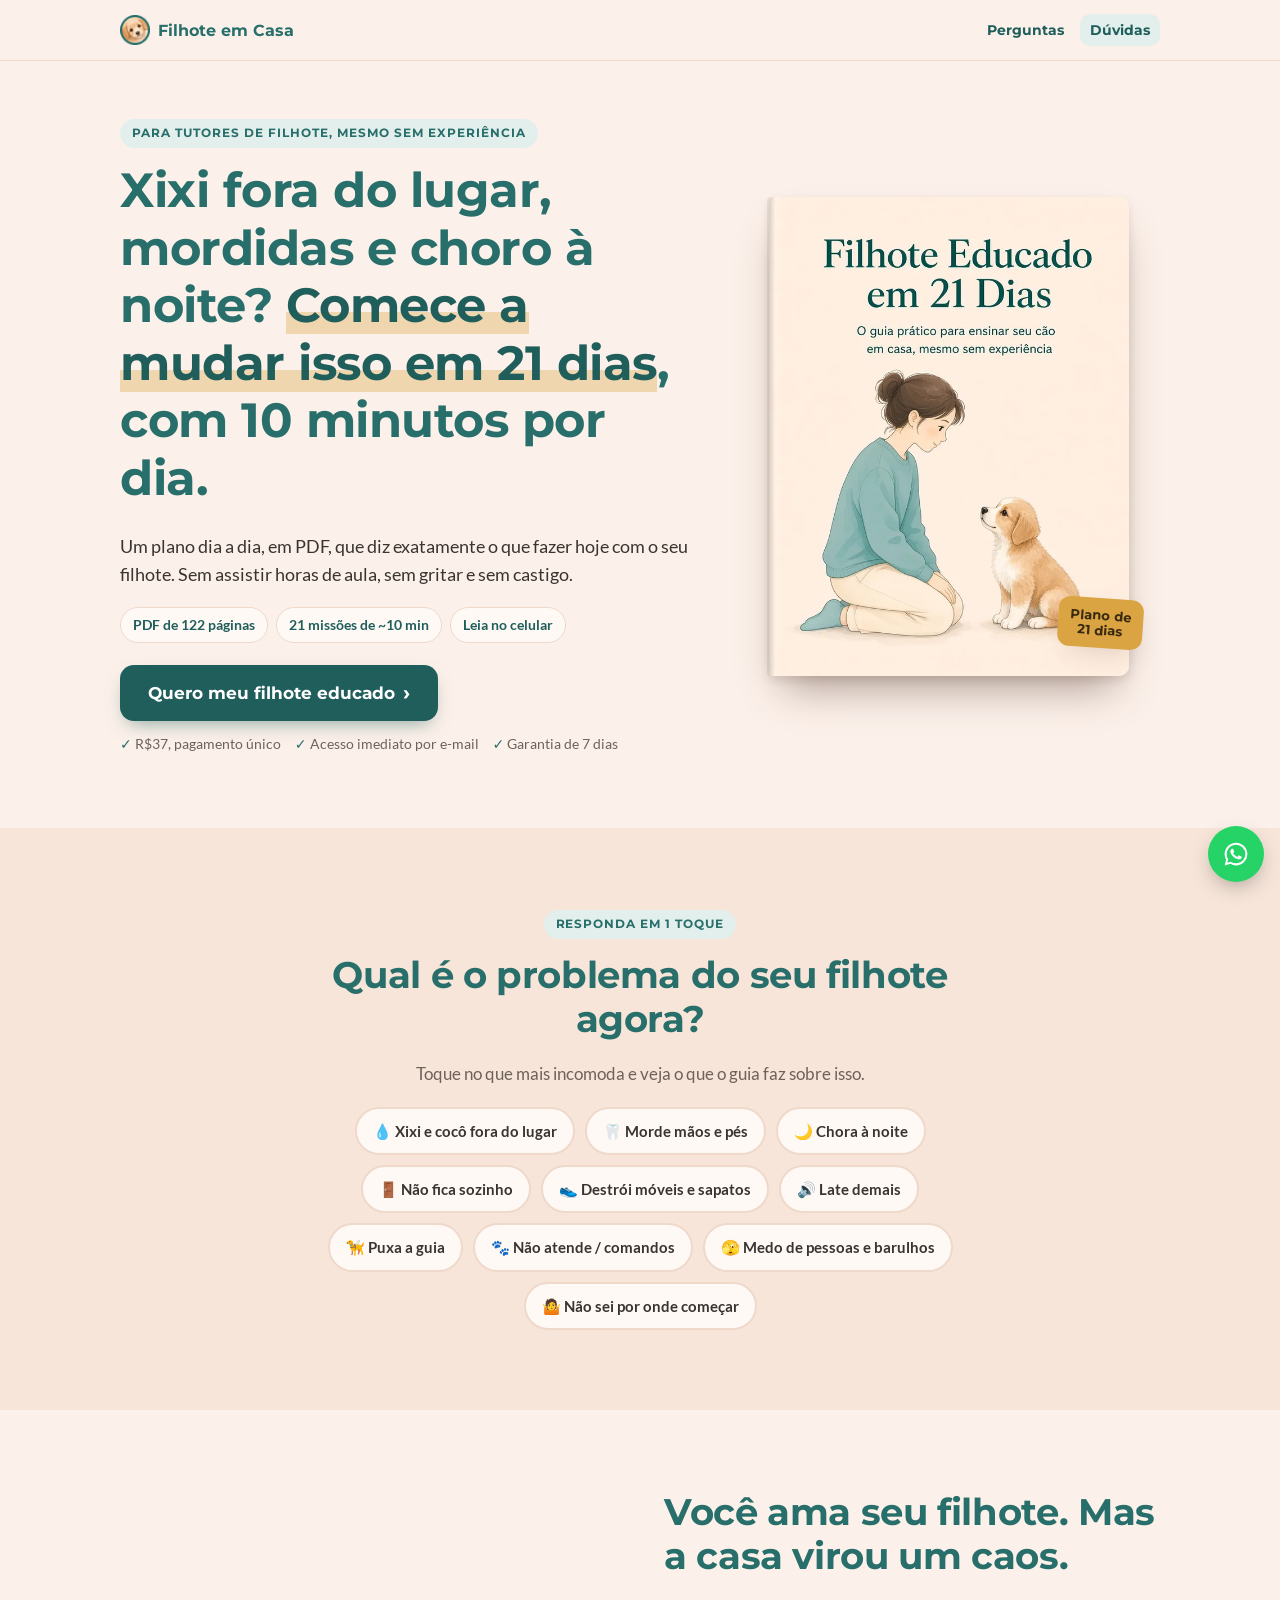
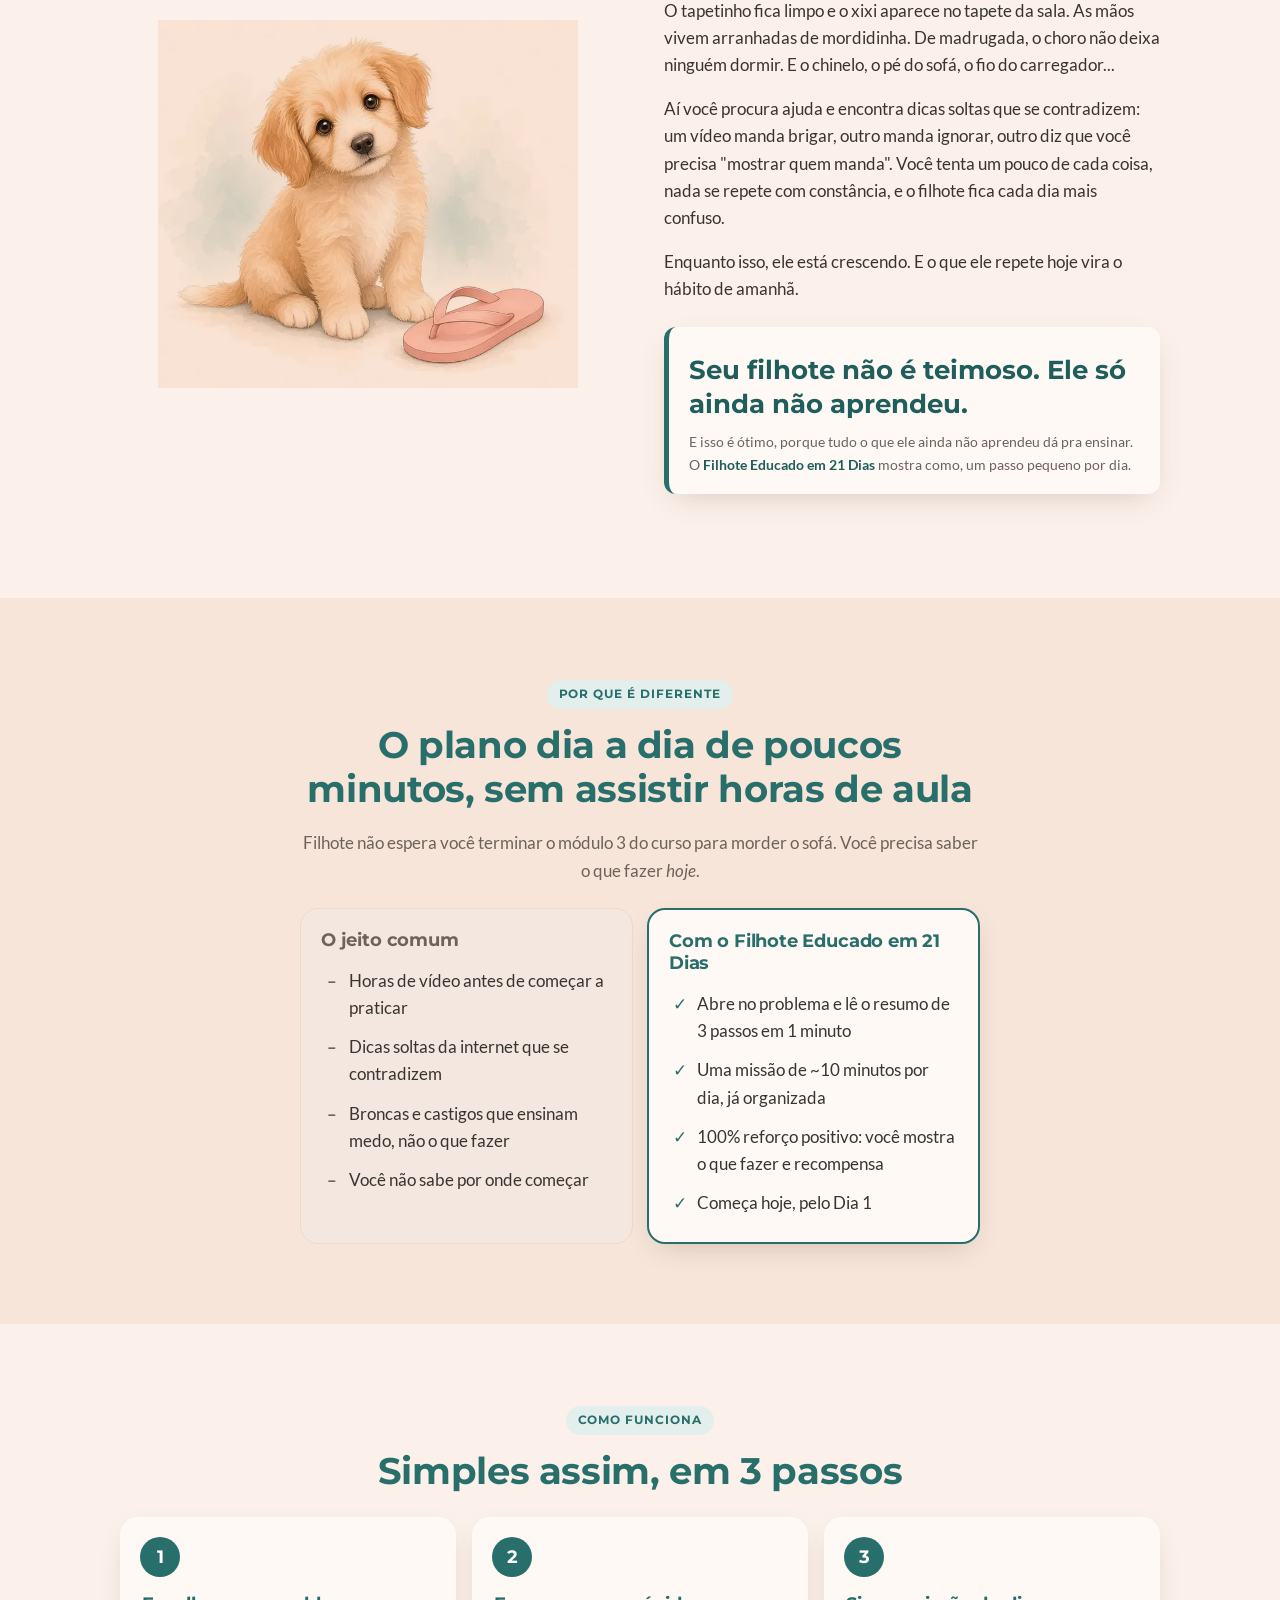
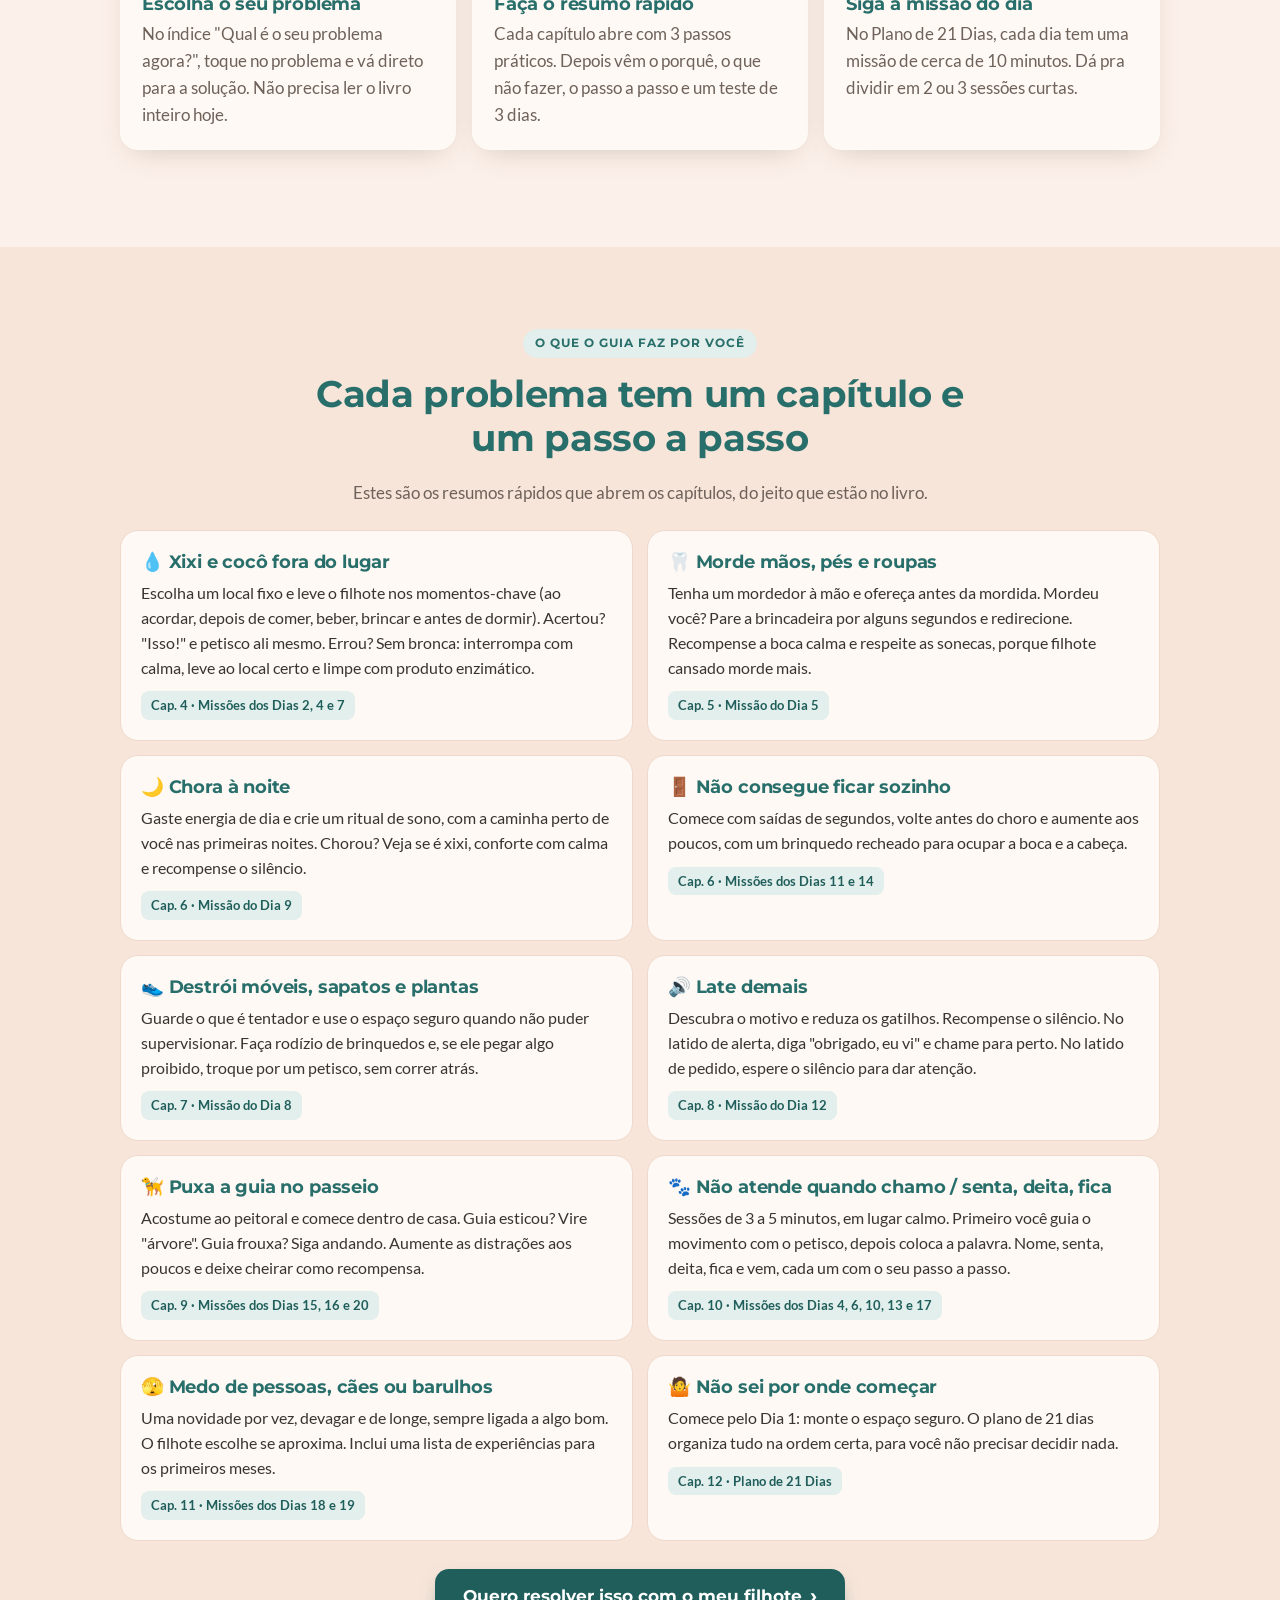
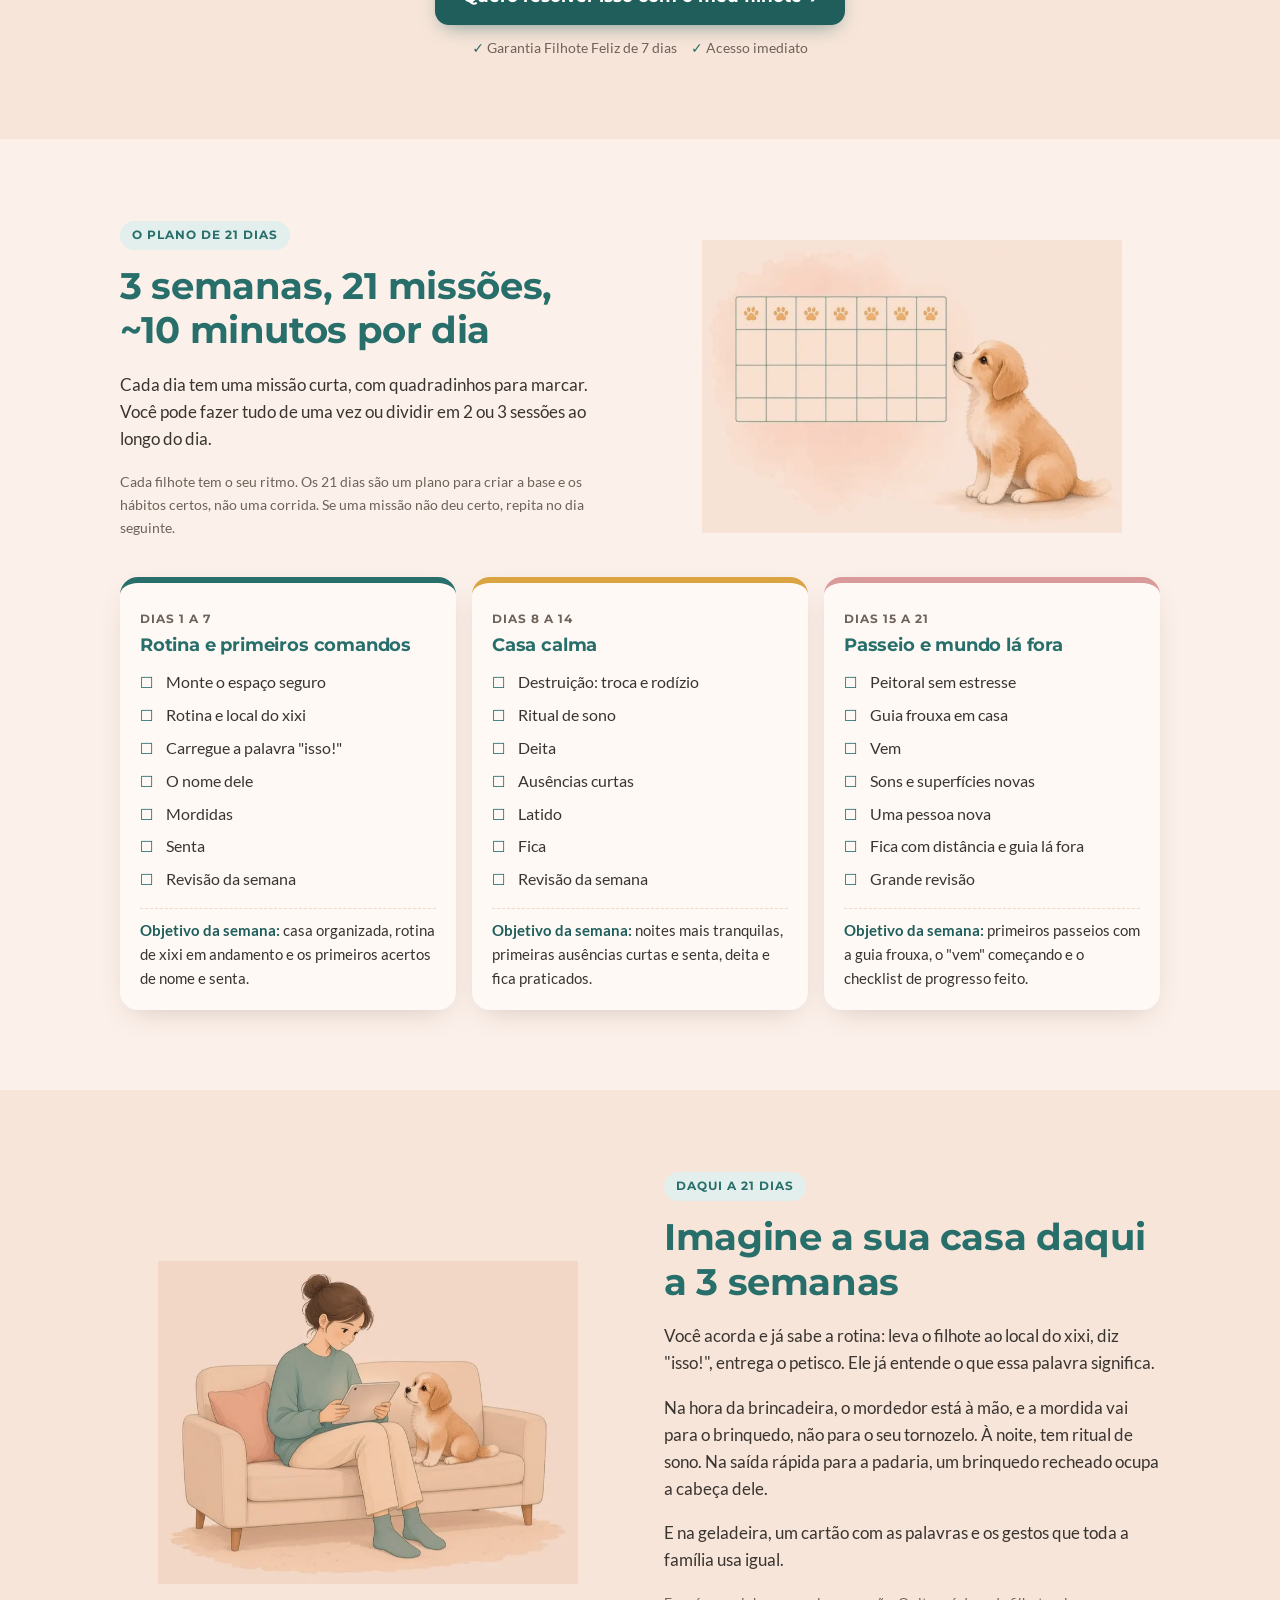
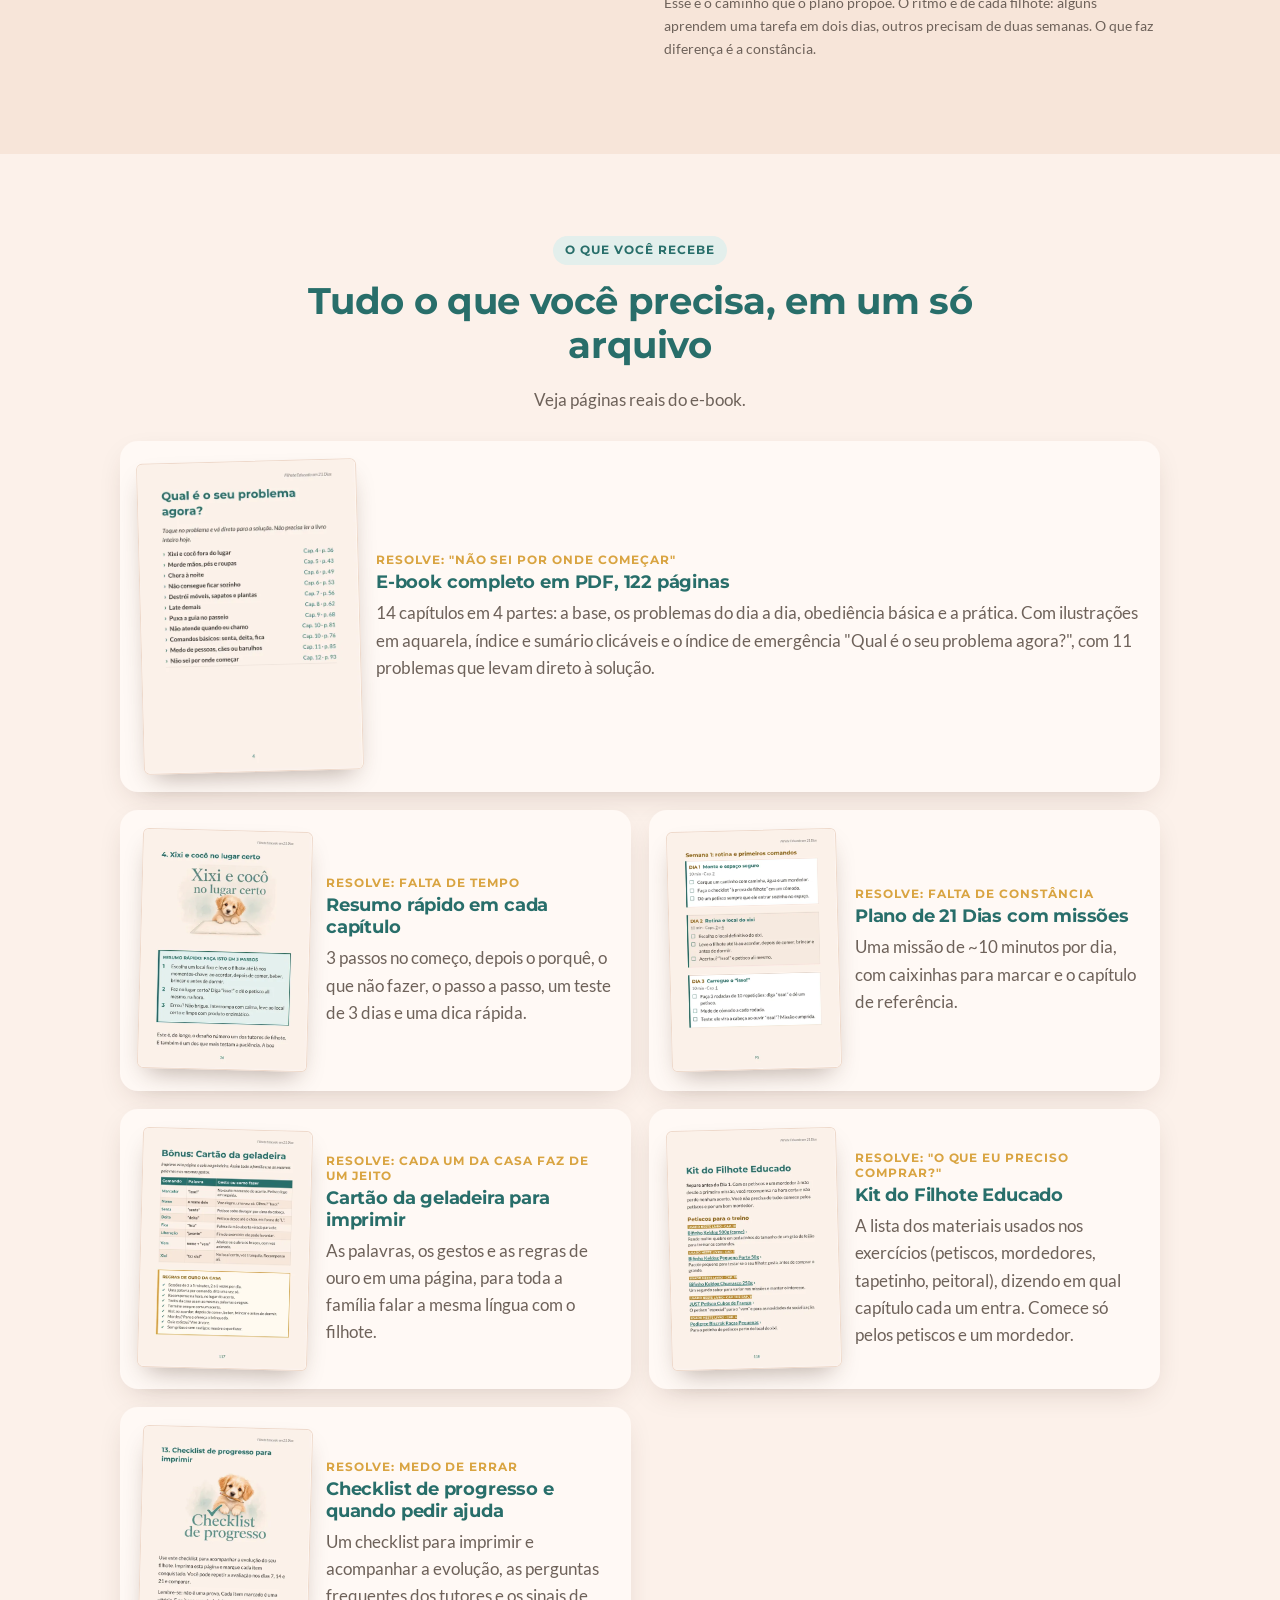
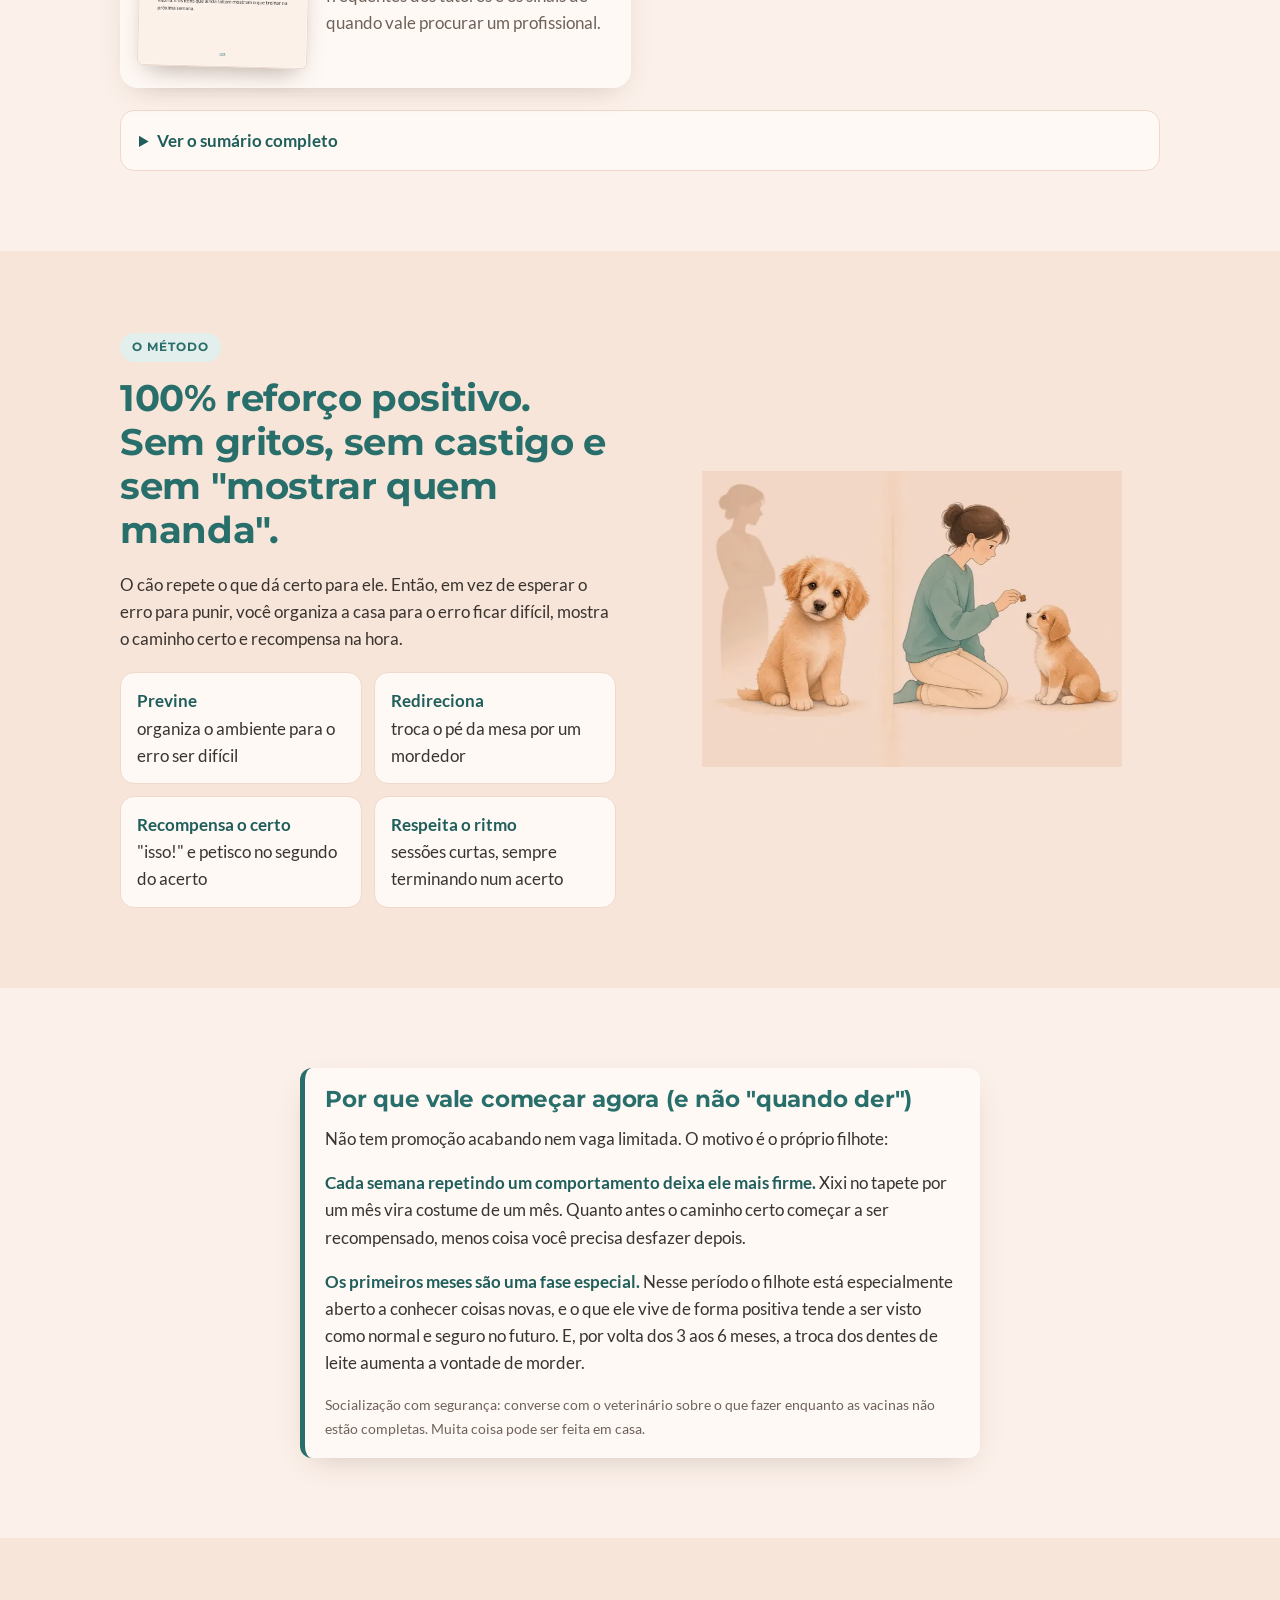
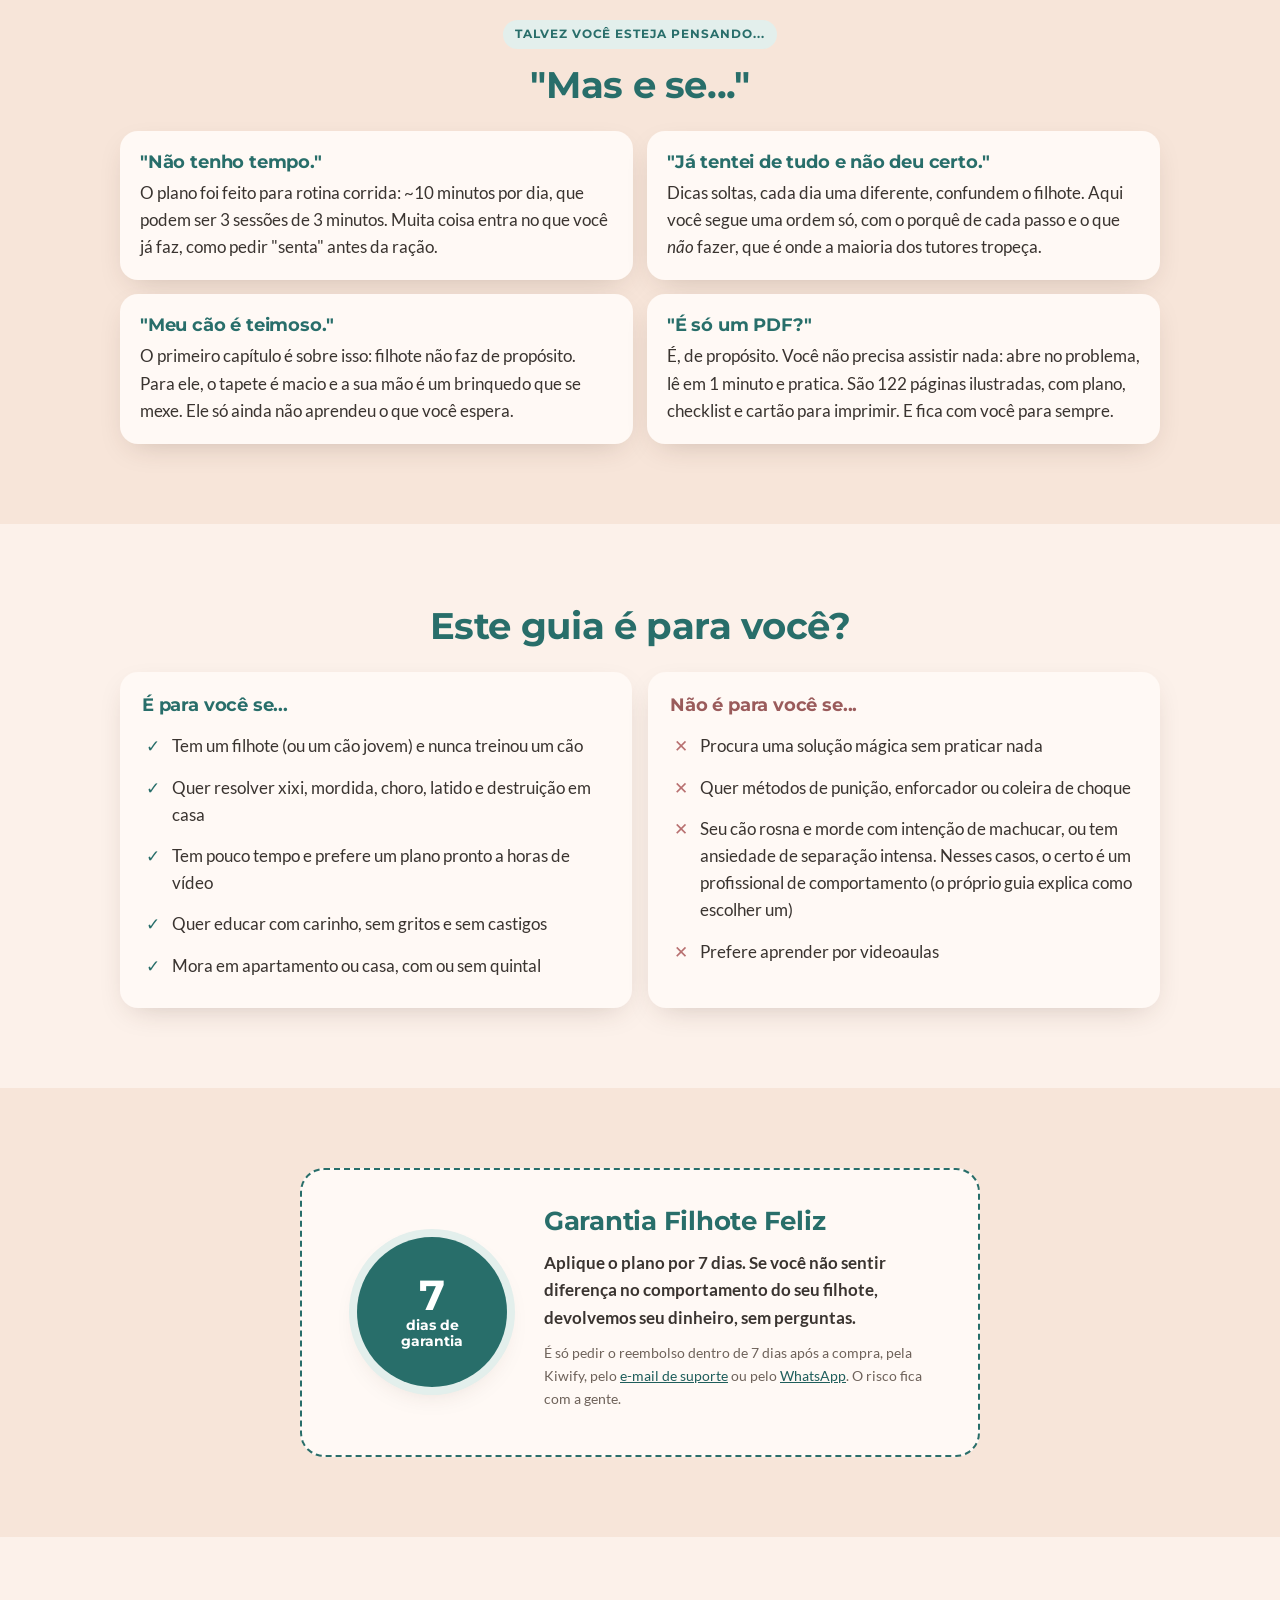
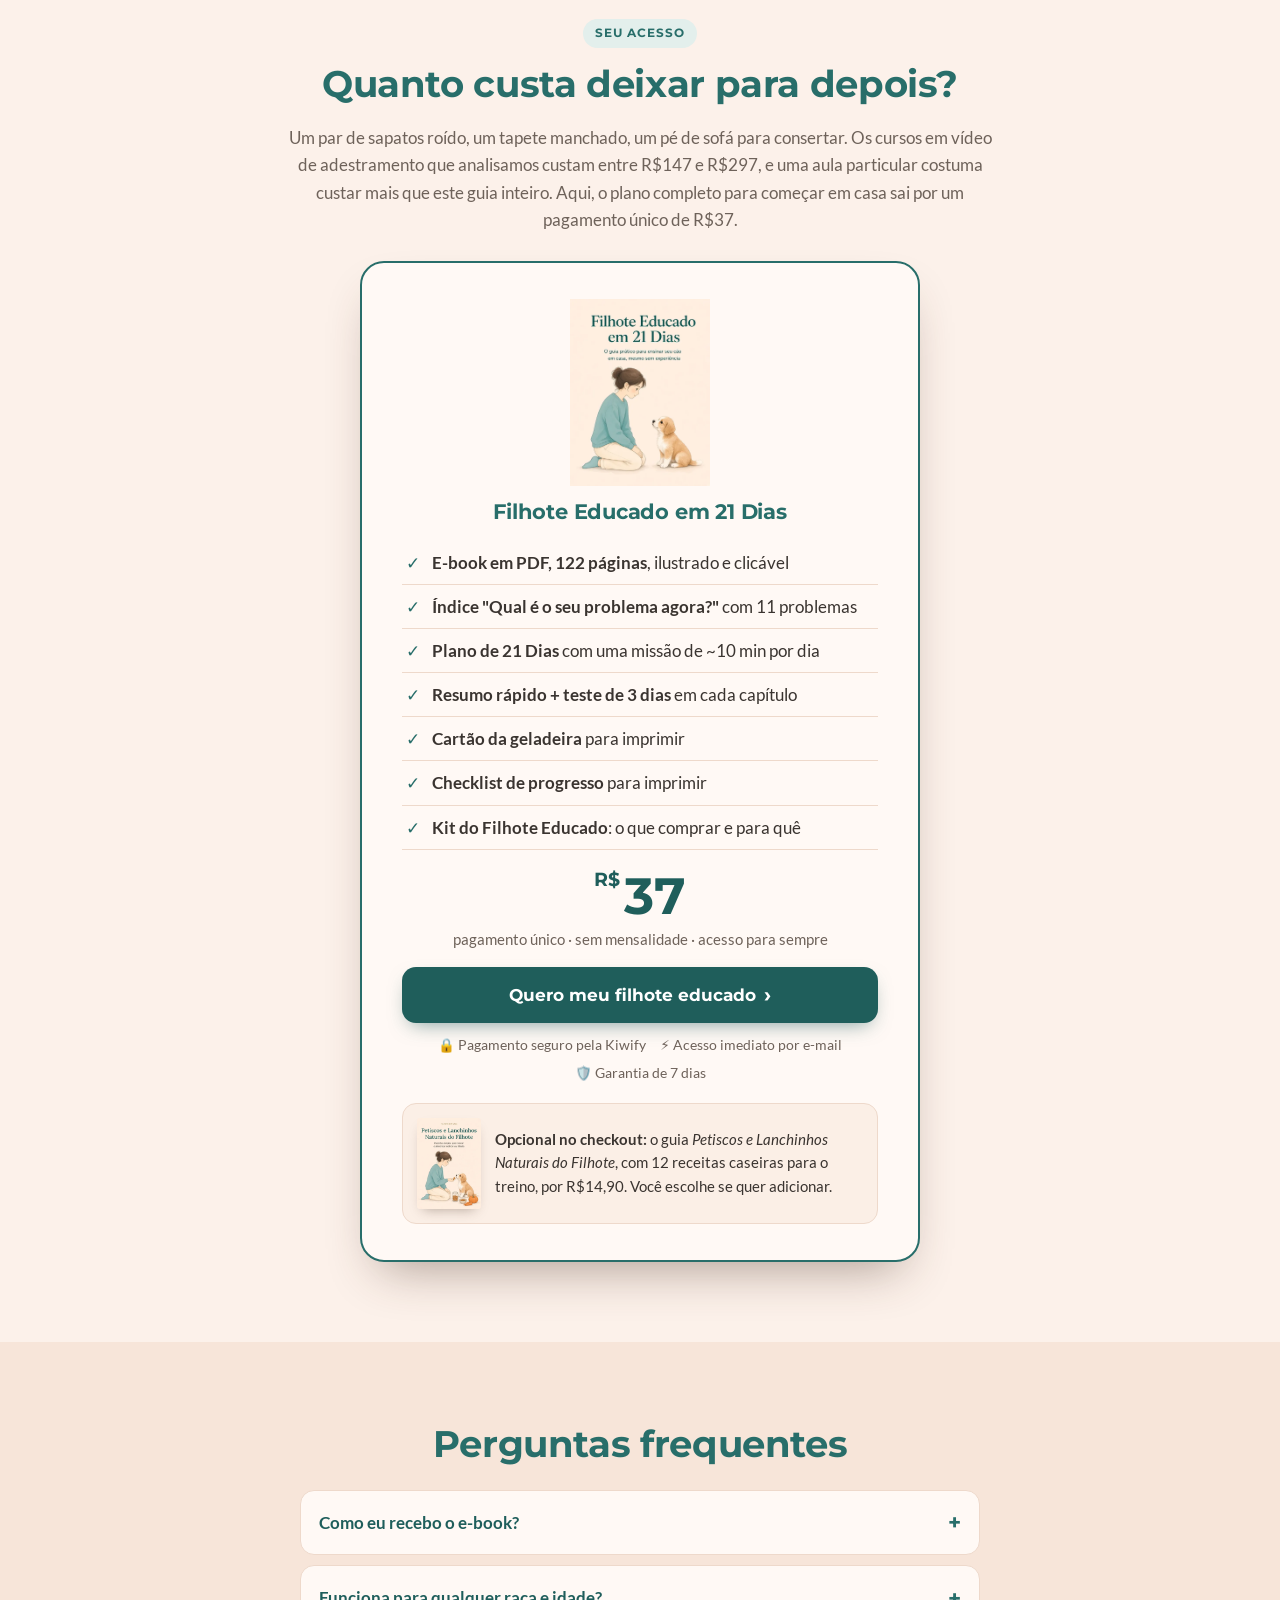
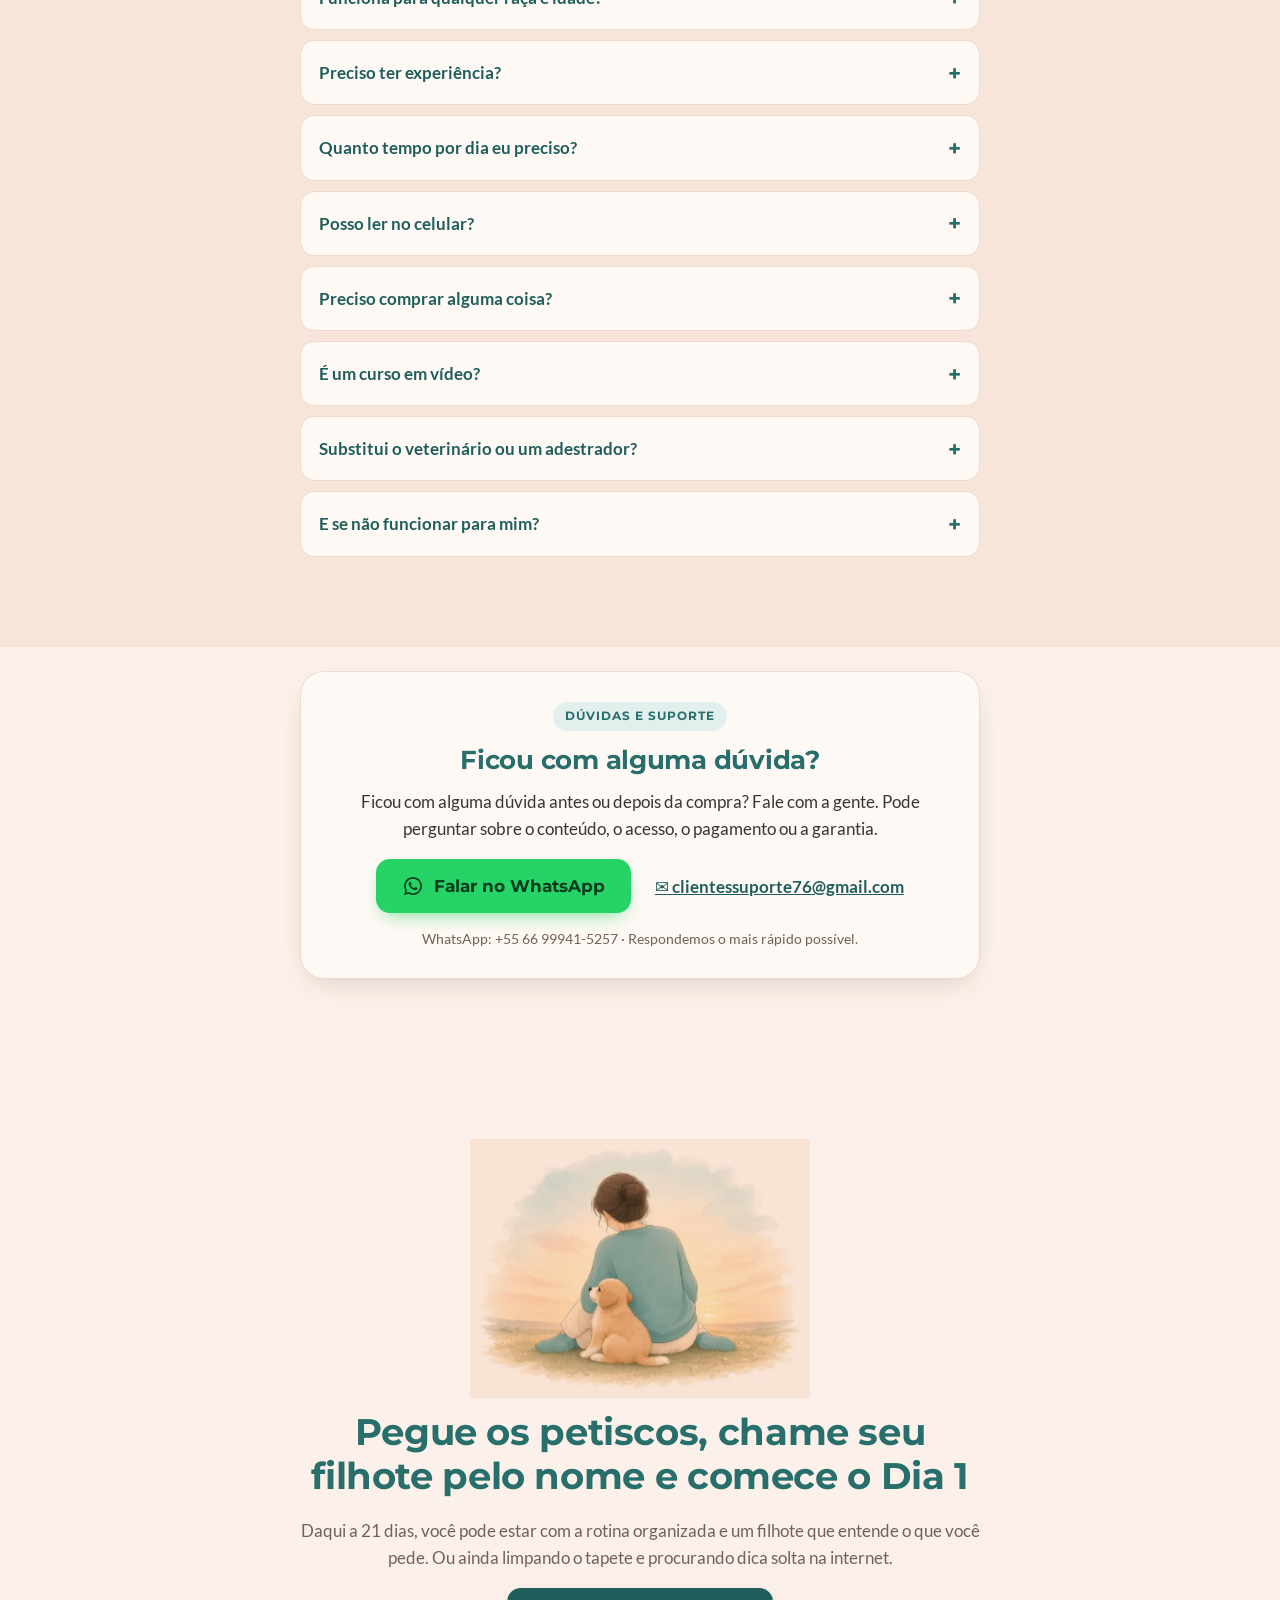
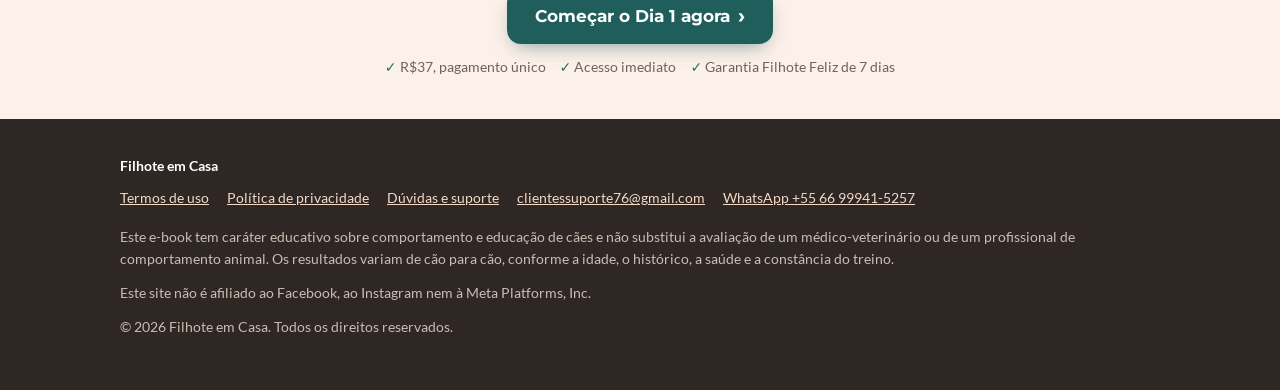
<file: site/index.html>
<!doctype html>
<html lang="pt-BR">
<head>
<meta charset="utf-8">
<meta name="viewport" content="width=device-width,initial-scale=1,viewport-fit=cover">
<title>Filhote Educado em 21 Dias | Plano de 10 minutos por dia para ensinar seu filhote em casa</title>
<meta name="description" content="Xixi fora do lugar, mordidas, choro à noite? Um plano de 21 dias com uma missão de 10 minutos por dia, 100% reforço positivo, para quem nunca treinou um cão. E-book em PDF de 122 páginas. R$37, acesso imediato.">
<meta name="theme-color" content="#FCF1EA">
<link rel="canonical" href="https://hercullysp.github.io/filhote-em-casa/">
<!-- TROCAR o canonical e o og:url pelo endereço final do site (GitHub Pages ou domínio próprio) -->

<!-- Open Graph / redes sociais -->
<meta property="og:type" content="website">
<meta property="og:locale" content="pt_BR">
<meta property="og:site_name" content="Filhote em Casa">
<meta property="og:title" content="Filhote Educado em 21 Dias: uma missão de 10 minutos por dia">
<meta property="og:description" content="O plano dia a dia para ensinar seu filhote em casa, mesmo sem experiência. 100% reforço positivo, sem castigo.">
<meta property="og:url" content="https://hercullysp.github.io/filhote-em-casa/">
<meta property="og:image" content="assets/img/og-image.jpg">
<meta property="og:image:width" content="1200">
<meta property="og:image:height" content="630">
<meta name="twitter:card" content="summary_large_image">

<link rel="icon" type="image/png" sizes="32x32" href="assets/img/favicon-32.png">
<link rel="icon" type="image/png" sizes="192x192" href="assets/img/icon-192.png">
<link rel="apple-touch-icon" href="assets/img/apple-touch-icon.png">

<link rel="preload" href="assets/fonts/montserrat-700.woff2" as="font" type="font/woff2" crossorigin>
<link rel="preload" href="assets/fonts/lato-regular.woff2" as="font" type="font/woff2" crossorigin>
<link rel="preload" href="assets/img/capa.webp" as="image" type="image/webp" fetchpriority="high">
<link rel="stylesheet" href="assets/style.css">

<script>
  /* ============================================================
     TROCAR PELO LINK DO CHECKOUT KIWIFY
     Ex.: const CHECKOUT_URL = "https://pay.kiwify.com.br/XXXXXXX";
     Todos os botões de compra da página usam este link.
     Os parâmetros UTM do anúncio são repassados ao checkout automaticamente.
     ============================================================ */
  const CHECKOUT_URL = "https://pay.kiwify.com.br/86PUbAt";
</script>

<!-- Meta Pixel Code -->
<script>
!function(f,b,e,v,n,t,s)
{if(f.fbq)return;n=f.fbq=function(){n.callMethod?
n.callMethod.apply(n,arguments):n.queue.push(arguments)};
if(!f._fbq)f._fbq=n;n.push=n;n.loaded=!0;n.version='2.0';
n.queue=[];t=b.createElement(e);t.async=!0;
t.src=v;s=b.getElementsByTagName(e)[0];
s.parentNode.insertBefore(t,s)}(window, document,'script',
'https://connect.facebook.net/en_US/fbevents.js');
fbq('init', '40971381535794215');
fbq('track', 'PageView');
</script>
<noscript><img height="1" width="1" style="display:none"
src="https://www.facebook.com/tr?id=40971381535794215&ev=PageView&noscript=1"
/></noscript>
<!-- End Meta Pixel Code -->
</head>
<body>

<header class="topbar">
  <div class="wrap">
    <a class="brand" href="#topo"><img src="assets/img/favicon-32.png" width="30" height="30" alt="">Filhote em Casa</a>
    <nav class="nav" aria-label="Menu"><a href="#faq">Perguntas</a><a href="#suporte" class="nav-sup">Dúvidas</a></nav>
  </div>
</header>

<main id="topo">

<!-- 1. HERO: gancho com dor específica + prazo -->
<section class="hero">
  <div class="wrap grid">
    <div>
      <span class="eyebrow">Para tutores de filhote, mesmo sem experiência</span>
      <h1>Xixi fora do lugar, mordidas e choro à noite? <span>Comece a mudar isso em 21 dias</span>, com 10 minutos por dia.</h1>
      <p class="lead">Um plano dia a dia, em PDF, que diz exatamente o que fazer hoje com o seu filhote. Sem assistir horas de aula, sem gritar e sem castigo.</p>
      <ul class="chips">
        <li>PDF de 122 páginas</li>
        <li>21 missões de ~10 min</li>
        <li>Leia no celular</li>
      </ul>
      <a class="btn js-cta" href="#checkout" data-cta="hero">Quero meu filhote educado <span class="arrow">›</span></a>
      <div class="micro"><span>R$37, pagamento único</span><span>Acesso imediato por e-mail</span><span>Garantia de 7 dias</span></div>
    </div>
    <div class="cover">
      <img src="assets/img/capa.webp" width="640" height="853" alt="Capa do e-book Filhote Educado em 21 Dias" fetchpriority="high">
      <div class="badge">Plano de<br>21 dias</div>
    </div>
  </div>
</section>

<!-- 2. MICRO-COMPROMISSO: escolha o problema -->
<section class="alt" id="quiz">
  <div class="wrap narrow center">
    <span class="eyebrow">Responda em 1 toque</span>
    <h2>Qual é o problema do seu filhote agora?</h2>
    <p class="muted">Toque no que mais incomoda e veja o que o guia faz sobre isso.</p>
    <div class="quiz">
      <a href="#p-xixi">💧 Xixi e cocô fora do lugar</a>
      <a href="#p-mordida">🦷 Morde mãos e pés</a>
      <a href="#p-choro">🌙 Chora à noite</a>
      <a href="#p-sozinho">🚪 Não fica sozinho</a>
      <a href="#p-destroi">👟 Destrói móveis e sapatos</a>
      <a href="#p-late">🔊 Late demais</a>
      <a href="#p-guia">🦮 Puxa a guia</a>
      <a href="#p-comandos">🐾 Não atende / comandos</a>
      <a href="#p-medo">🫣 Medo de pessoas e barulhos</a>
      <a href="#p-comeco">🤷 Não sei por onde começar</a>
    </div>
  </div>
</section>

<!-- 3. PAS: Problema, Agitação, Solução -->
<section>
  <div class="wrap split">
    <img class="ilu" src="assets/img/ilu-03.webp" width="720" height="631" alt="Filhote sentado ao lado de um chinelo mordido" loading="lazy" decoding="async">
    <div>
      <h2>Você ama seu filhote. Mas a casa virou um caos.</h2>
      <p>O tapetinho fica limpo e o xixi aparece no tapete da sala. As mãos vivem arranhadas de mordidinha. De madrugada, o choro não deixa ninguém dormir. E o chinelo, o pé do sofá, o fio do carregador...</p>
      <p>Aí você procura ajuda e encontra dicas soltas que se contradizem: um vídeo manda brigar, outro manda ignorar, outro diz que você precisa "mostrar quem manda". Você tenta um pouco de cada coisa, nada se repete com constância, e o filhote fica cada dia mais confuso.</p>
      <p>Enquanto isso, ele está crescendo. E o que ele repete hoje vira o hábito de amanhã.</p>
      <div class="callout">
        <p class="quote">Seu filhote não é teimoso. Ele só ainda não aprendeu.</p>
        <p class="small muted" style="margin:8px 0 0">E isso é ótimo, porque tudo o que ele ainda não aprendeu dá pra ensinar. O <strong>Filhote Educado em 21 Dias</strong> mostra como, um passo pequeno por dia.</p>
      </div>
    </div>
  </div>
</section>

<!-- 4. Diferencial: plano de minutos vs horas de aula -->
<section class="alt">
  <div class="wrap narrow">
    <div class="center">
      <span class="eyebrow">Por que é diferente</span>
      <h2>O plano dia a dia de poucos minutos, sem assistir horas de aula</h2>
      <p class="muted">Filhote não espera você terminar o módulo 3 do curso para morder o sofá. Você precisa saber o que fazer <em>hoje</em>.</p>
    </div>
    <div class="compare">
      <div class="col them">
        <h3>O jeito comum</h3>
        <ul>
          <li>Horas de vídeo antes de começar a praticar</li>
          <li>Dicas soltas da internet que se contradizem</li>
          <li>Broncas e castigos que ensinam medo, não o que fazer</li>
          <li>Você não sabe por onde começar</li>
        </ul>
      </div>
      <div class="col us">
        <h3>Com o Filhote Educado em 21 Dias</h3>
        <ul>
          <li>Abre no problema e lê o resumo de 3 passos em 1 minuto</li>
          <li>Uma missão de ~10 minutos por dia, já organizada</li>
          <li>100% reforço positivo: você mostra o que fazer e recompensa</li>
          <li>Começa hoje, pelo Dia 1</li>
        </ul>
      </div>
    </div>
  </div>
</section>

<!-- 5. Como funciona: 3 passos -->
<section>
  <div class="wrap">
    <div class="center narrow" style="margin:0 auto">
      <span class="eyebrow">Como funciona</span>
      <h2>Simples assim, em 3 passos</h2>
    </div>
    <ol class="steps">
      <li><h3>Escolha o seu problema</h3><p>No índice "Qual é o seu problema agora?", toque no problema e vá direto para a solução. Não precisa ler o livro inteiro hoje.</p></li>
      <li><h3>Faça o resumo rápido</h3><p>Cada capítulo abre com 3 passos práticos. Depois vêm o porquê, o que não fazer, o passo a passo e um teste de 3 dias.</p></li>
      <li><h3>Siga a missão do dia</h3><p>No Plano de 21 Dias, cada dia tem uma missão de cerca de 10 minutos. Dá pra dividir em 2 ou 3 sessões curtas.</p></li>
    </ol>
  </div>
</section>

<!-- 6. Solução por problema (destino dos chips do quiz) -->
<section class="alt" id="solucoes">
  <div class="wrap">
    <div class="center narrow" style="margin:0 auto">
      <span class="eyebrow">O que o guia faz por você</span>
      <h2>Cada problema tem um capítulo e um passo a passo</h2>
      <p class="muted">Estes são os resumos rápidos que abrem os capítulos, do jeito que estão no livro.</p>
    </div>
    <div class="sol">
      <article id="p-xixi"><h3>💧 Xixi e cocô fora do lugar</h3><p>Escolha um local fixo e leve o filhote nos momentos-chave (ao acordar, depois de comer, beber, brincar e antes de dormir). Acertou? "Isso!" e petisco ali mesmo. Errou? Sem bronca: interrompa com calma, leve ao local certo e limpe com produto enzimático.</p><small>Cap. 4 · Missões dos Dias 2, 4 e 7</small></article>
      <article id="p-mordida"><h3>🦷 Morde mãos, pés e roupas</h3><p>Tenha um mordedor à mão e ofereça antes da mordida. Mordeu você? Pare a brincadeira por alguns segundos e redirecione. Recompense a boca calma e respeite as sonecas, porque filhote cansado morde mais.</p><small>Cap. 5 · Missão do Dia 5</small></article>
      <article id="p-choro"><h3>🌙 Chora à noite</h3><p>Gaste energia de dia e crie um ritual de sono, com a caminha perto de você nas primeiras noites. Chorou? Veja se é xixi, conforte com calma e recompense o silêncio.</p><small>Cap. 6 · Missão do Dia 9</small></article>
      <article id="p-sozinho"><h3>🚪 Não consegue ficar sozinho</h3><p>Comece com saídas de segundos, volte antes do choro e aumente aos poucos, com um brinquedo recheado para ocupar a boca e a cabeça.</p><small>Cap. 6 · Missões dos Dias 11 e 14</small></article>
      <article id="p-destroi"><h3>👟 Destrói móveis, sapatos e plantas</h3><p>Guarde o que é tentador e use o espaço seguro quando não puder supervisionar. Faça rodízio de brinquedos e, se ele pegar algo proibido, troque por um petisco, sem correr atrás.</p><small>Cap. 7 · Missão do Dia 8</small></article>
      <article id="p-late"><h3>🔊 Late demais</h3><p>Descubra o motivo e reduza os gatilhos. Recompense o silêncio. No latido de alerta, diga "obrigado, eu vi" e chame para perto. No latido de pedido, espere o silêncio para dar atenção.</p><small>Cap. 8 · Missão do Dia 12</small></article>
      <article id="p-guia"><h3>🦮 Puxa a guia no passeio</h3><p>Acostume ao peitoral e comece dentro de casa. Guia esticou? Vire "árvore". Guia frouxa? Siga andando. Aumente as distrações aos poucos e deixe cheirar como recompensa.</p><small>Cap. 9 · Missões dos Dias 15, 16 e 20</small></article>
      <article id="p-comandos"><h3>🐾 Não atende quando chamo / senta, deita, fica</h3><p>Sessões de 3 a 5 minutos, em lugar calmo. Primeiro você guia o movimento com o petisco, depois coloca a palavra. Nome, senta, deita, fica e vem, cada um com o seu passo a passo.</p><small>Cap. 10 · Missões dos Dias 4, 6, 10, 13 e 17</small></article>
      <article id="p-medo"><h3>🫣 Medo de pessoas, cães ou barulhos</h3><p>Uma novidade por vez, devagar e de longe, sempre ligada a algo bom. O filhote escolhe se aproxima. Inclui uma lista de experiências para os primeiros meses.</p><small>Cap. 11 · Missões dos Dias 18 e 19</small></article>
      <article id="p-comeco"><h3>🤷 Não sei por onde começar</h3><p>Comece pelo Dia 1: monte o espaço seguro. O plano de 21 dias organiza tudo na ordem certa, para você não precisar decidir nada.</p><small>Cap. 12 · Plano de 21 Dias</small></article>
    </div>
    <div class="center" style="margin-top:28px">
      <a class="btn js-cta" href="#checkout" data-cta="solucoes">Quero resolver isso com o meu filhote <span class="arrow">›</span></a>
      <div class="micro" style="justify-content:center"><span>Garantia Filhote Feliz de 7 dias</span><span>Acesso imediato</span></div>
    </div>
  </div>
</section>

<!-- 7. Plano de 21 dias -->
<section id="plano">
  <div class="wrap">
    <div class="split rev">
      <img class="ilu" src="assets/img/ilu-46.webp" width="720" height="503" alt="Filhote ao lado de um calendário" loading="lazy" decoding="async">
      <div>
        <span class="eyebrow">O Plano de 21 Dias</span>
        <h2>3 semanas, 21 missões, ~10 minutos por dia</h2>
        <p>Cada dia tem uma missão curta, com quadradinhos para marcar. Você pode fazer tudo de uma vez ou dividir em 2 ou 3 sessões ao longo do dia.</p>
        <p class="small muted">Cada filhote tem o seu ritmo. Os 21 dias são um plano para criar a base e os hábitos certos, não uma corrida. Se uma missão não deu certo, repita no dia seguinte.</p>
      </div>
    </div>
    <div class="weeks">
      <div class="week">
        <span class="wk">Dias 1 a 7</span>
        <h3>Rotina e primeiros comandos</h3>
        <ul><li>Monte o espaço seguro</li><li>Rotina e local do xixi</li><li>Carregue a palavra "isso!"</li><li>O nome dele</li><li>Mordidas</li><li>Senta</li><li>Revisão da semana</li></ul>
        <p class="goal"><b>Objetivo da semana:</b> casa organizada, rotina de xixi em andamento e os primeiros acertos de nome e senta.</p>
      </div>
      <div class="week">
        <span class="wk">Dias 8 a 14</span>
        <h3>Casa calma</h3>
        <ul><li>Destruição: troca e rodízio</li><li>Ritual de sono</li><li>Deita</li><li>Ausências curtas</li><li>Latido</li><li>Fica</li><li>Revisão da semana</li></ul>
        <p class="goal"><b>Objetivo da semana:</b> noites mais tranquilas, primeiras ausências curtas e senta, deita e fica praticados.</p>
      </div>
      <div class="week">
        <span class="wk">Dias 15 a 21</span>
        <h3>Passeio e mundo lá fora</h3>
        <ul><li>Peitoral sem estresse</li><li>Guia frouxa em casa</li><li>Vem</li><li>Sons e superfícies novas</li><li>Uma pessoa nova</li><li>Fica com distância e guia lá fora</li><li>Grande revisão</li></ul>
        <p class="goal"><b>Objetivo da semana:</b> primeiros passeios com a guia frouxa, o "vem" começando e o checklist de progresso feito.</p>
      </div>
    </div>
  </div>
</section>

<!-- 8. Future pacing -->
<section class="alt">
  <div class="wrap split">
    <img class="ilu" src="assets/img/ilu-52.webp" width="720" height="553" alt="Tutora relaxando no sofá com o filhote deitado ao lado" loading="lazy" decoding="async">
    <div>
      <span class="eyebrow">Daqui a 21 dias</span>
      <h2>Imagine a sua casa daqui a 3 semanas</h2>
      <p>Você acorda e já sabe a rotina: leva o filhote ao local do xixi, diz "isso!", entrega o petisco. Ele já entende o que essa palavra significa.</p>
      <p>Na hora da brincadeira, o mordedor está à mão, e a mordida vai para o brinquedo, não para o seu tornozelo. À noite, tem ritual de sono. Na saída rápida para a padaria, um brinquedo recheado ocupa a cabeça dele.</p>
      <p>E na geladeira, um cartão com as palavras e os gestos que toda a família usa igual.</p>
      <p class="small muted">Esse é o caminho que o plano propõe. O ritmo é de cada filhote: alguns aprendem uma tarefa em dois dias, outros precisam de duas semanas. O que faz diferença é a constância.</p>
    </div>
  </div>
</section>

<!-- 9. O que você recebe (value stack) -->
<section id="conteudo">
  <div class="wrap">
    <div class="center narrow" style="margin:0 auto">
      <span class="eyebrow">O que você recebe</span>
      <h2>Tudo o que você precisa, em um só arquivo</h2>
      <p class="muted">Veja páginas reais do e-book.</p>
    </div>
    <div class="items">
      <div class="item wide">
        <img class="pg" src="assets/img/pg-indice.webp" width="520" height="738" alt="Página do índice Qual é o seu problema agora?" loading="lazy" decoding="async">
        <div><div class="kicker">Resolve: "não sei por onde começar"</div><h3>E-book completo em PDF, 122 páginas</h3><p>14 capítulos em 4 partes: a base, os problemas do dia a dia, obediência básica e a prática. Com ilustrações em aquarela, índice e sumário clicáveis e o índice de emergência "Qual é o seu problema agora?", com 11 problemas que levam direto à solução.</p></div>
      </div>
      <div class="item">
        <img class="pg" src="assets/img/pg-cap4.webp" width="520" height="738" alt="Abertura do capítulo Xixi e cocô no lugar certo" loading="lazy" decoding="async">
        <div><div class="kicker">Resolve: falta de tempo</div><h3>Resumo rápido em cada capítulo</h3><p>3 passos no começo, depois o porquê, o que não fazer, o passo a passo, um teste de 3 dias e uma dica rápida.</p></div>
      </div>
      <div class="item">
        <img class="pg" src="assets/img/pg-plano.webp" width="520" height="738" alt="Página do Plano de 21 dias com missões" loading="lazy" decoding="async">
        <div><div class="kicker">Resolve: falta de constância</div><h3>Plano de 21 Dias com missões</h3><p>Uma missão de ~10 minutos por dia, com caixinhas para marcar e o capítulo de referência.</p></div>
      </div>
      <div class="item">
        <img class="pg" src="assets/img/pg-geladeira.webp" width="520" height="738" alt="Cartão da geladeira com comandos e regras de ouro" loading="lazy" decoding="async">
        <div><div class="kicker">Resolve: cada um da casa faz de um jeito</div><h3>Cartão da geladeira para imprimir</h3><p>As palavras, os gestos e as regras de ouro em uma página, para toda a família falar a mesma língua com o filhote.</p></div>
      </div>
      <div class="item">
        <img class="pg" src="assets/img/pg-kit.webp" width="520" height="738" alt="Página do Kit do Filhote Educado" loading="lazy" decoding="async">
        <div><div class="kicker">Resolve: "o que eu preciso comprar?"</div><h3>Kit do Filhote Educado</h3><p>A lista dos materiais usados nos exercícios (petiscos, mordedores, tapetinho, peitoral), dizendo em qual capítulo cada um entra. Comece só pelos petiscos e um mordedor.</p></div>
      </div>
      <div class="item">
        <img class="pg" src="assets/img/pg-checklist.webp" width="520" height="738" alt="Página do Checklist de progresso para imprimir" loading="lazy" decoding="async">
        <div><div class="kicker">Resolve: medo de errar</div><h3>Checklist de progresso e quando pedir ajuda</h3><p>Um checklist para imprimir e acompanhar a evolução, as perguntas frequentes dos tutores e os sinais de quando vale procurar um profissional.</p></div>
      </div>
    </div>
    <details class="toc">
      <summary>Ver o sumário completo</summary>
      <ol>
        <li>Como o cão aprende (reforço positivo simples)</li>
        <li>Rotina, ambiente e materiais que facilitam tudo</li>
        <li>Os 5 erros mais comuns dos tutores</li>
        <li>Xixi e cocô no lugar certo</li>
        <li>Mordidas e mordiscadas</li>
        <li>Choro à noite e medo de ficar sozinho</li>
        <li>Destruição de móveis, sapatos e plantas</li>
        <li>Latido em excesso</li>
        <li>Puxar a guia no passeio</li>
        <li>Nome, senta, fica, vem e deita</li>
        <li>Socialização com pessoas, outros cães e barulhos</li>
        <li>Plano de 21 dias: uma missão de 10 minutos por dia</li>
        <li>Checklist de progresso para imprimir</li>
        <li>Quando procurar ajuda profissional</li>
      </ol>
      <p class="small muted" style="padding:0 18px 16px;margin:0">Mais: Perguntas frequentes, Cartão da geladeira, Kit do Filhote Educado.</p>
    </details>
  </div>
</section>

<!-- 10. Método -->
<section class="alt">
  <div class="wrap split rev">
    <img class="ilu" src="assets/img/ilu-08.webp" width="720" height="508" alt="Comparação: filhote com medo diante de bronca e filhote confiante recebendo petisco" loading="lazy" decoding="async">
    <div>
      <span class="eyebrow">O método</span>
      <h2>100% reforço positivo. Sem gritos, sem castigo e sem "mostrar quem manda".</h2>
      <p>O cão repete o que dá certo para ele. Então, em vez de esperar o erro para punir, você organiza a casa para o erro ficar difícil, mostra o caminho certo e recompensa na hora.</p>
      <ul class="pillars">
        <li><b>Previne</b>organiza o ambiente para o erro ser difícil</li>
        <li><b>Redireciona</b>troca o pé da mesa por um mordedor</li>
        <li><b>Recompensa o certo</b>"isso!" e petisco no segundo do acerto</li>
        <li><b>Respeita o ritmo</b>sessões curtas, sempre terminando num acerto</li>
      </ul>
    </div>
  </div>
</section>

<!-- 11. Urgência real -->
<section>
  <div class="wrap narrow">
    <div class="callout" style="margin:0">
      <h2 style="font-size:1.45rem">Por que vale começar agora (e não "quando der")</h2>
      <p>Não tem promoção acabando nem vaga limitada. O motivo é o próprio filhote:</p>
      <p><strong>Cada semana repetindo um comportamento deixa ele mais firme.</strong> Xixi no tapete por um mês vira costume de um mês. Quanto antes o caminho certo começar a ser recompensado, menos coisa você precisa desfazer depois.</p>
      <p><strong>Os primeiros meses são uma fase especial.</strong> Nesse período o filhote está especialmente aberto a conhecer coisas novas, e o que ele vive de forma positiva tende a ser visto como normal e seguro no futuro. E, por volta dos 3 aos 6 meses, a troca dos dentes de leite aumenta a vontade de morder.</p>
      <p class="small muted" style="margin:0">Socialização com segurança: converse com o veterinário sobre o que fazer enquanto as vacinas não estão completas. Muita coisa pode ser feita em casa.</p>
    </div>
  </div>
</section>

<!-- 12. Objeções -->
<section class="alt">
  <div class="wrap">
    <div class="center narrow" style="margin:0 auto">
      <span class="eyebrow">Talvez você esteja pensando...</span>
      <h2>"Mas e se..."</h2>
    </div>
    <div class="objs">
      <div><h3>"Não tenho tempo."</h3><p>O plano foi feito para rotina corrida: ~10 minutos por dia, que podem ser 3 sessões de 3 minutos. Muita coisa entra no que você já faz, como pedir "senta" antes da ração.</p></div>
      <div><h3>"Já tentei de tudo e não deu certo."</h3><p>Dicas soltas, cada dia uma diferente, confundem o filhote. Aqui você segue uma ordem só, com o porquê de cada passo e o que <em>não</em> fazer, que é onde a maioria dos tutores tropeça.</p></div>
      <div><h3>"Meu cão é teimoso."</h3><p>O primeiro capítulo é sobre isso: filhote não faz de propósito. Para ele, o tapete é macio e a sua mão é um brinquedo que se mexe. Ele só ainda não aprendeu o que você espera.</p></div>
      <div><h3>"É só um PDF?"</h3><p>É, de propósito. Você não precisa assistir nada: abre no problema, lê em 1 minuto e pratica. São 122 páginas ilustradas, com plano, checklist e cartão para imprimir. E fica com você para sempre.</p></div>
    </div>
  </div>
</section>

<!-- 13. Para quem é / não é -->
<section>
  <div class="wrap">
    <div class="center narrow" style="margin:0 auto"><h2>Este guia é para você?</h2></div>
    <div class="fit">
      <div class="box yes">
        <h3>É para você se...</h3>
        <ul>
          <li>Tem um filhote (ou um cão jovem) e nunca treinou um cão</li>
          <li>Quer resolver xixi, mordida, choro, latido e destruição em casa</li>
          <li>Tem pouco tempo e prefere um plano pronto a horas de vídeo</li>
          <li>Quer educar com carinho, sem gritos e sem castigos</li>
          <li>Mora em apartamento ou casa, com ou sem quintal</li>
        </ul>
      </div>
      <div class="box no">
        <h3>Não é para você se...</h3>
        <ul>
          <li>Procura uma solução mágica sem praticar nada</li>
          <li>Quer métodos de punição, enforcador ou coleira de choque</li>
          <li>Seu cão rosna e morde com intenção de machucar, ou tem ansiedade de separação intensa. Nesses casos, o certo é um profissional de comportamento (o próprio guia explica como escolher um)</li>
          <li>Prefere aprender por videoaulas</li>
        </ul>
      </div>
    </div>
  </div>
</section>

<!-- DEPOIMENTOS REAIS AQUI
     Só publique depoimentos reais, com autorização por escrito do cliente (print + nome/foto autorizados).
     Não use depoimentos inventados, de banco de imagens ou "ilustrativos". -->

<!-- 14. Garantia -->
<section class="alt" id="garantia">
  <div class="wrap narrow">
    <div class="guarantee">
      <div class="seal"><div><b>7</b>dias de<br>garantia</div></div>
      <div>
        <h2 style="font-size:1.6rem">Garantia Filhote Feliz</h2>
        <p><strong>Aplique o plano por 7 dias. Se você não sentir diferença no comportamento do seu filhote, devolvemos seu dinheiro, sem perguntas.</strong></p>
        <p class="muted small">É só pedir o reembolso dentro de 7 dias após a compra, pela Kiwify, pelo <a href="mailto:clientessuporte76@gmail.com?subject=D%C3%BAvida%20-%20Filhote%20Educado%20em%2021%20Dias">e-mail de suporte</a> ou pelo <a href="https://wa.me/5566999415257?text=Ol%C3%A1%21%20Tenho%20uma%20d%C3%BAvida%20sobre%20o%20e-book%20Filhote%20Educado%20em%2021%20Dias." target="_blank" rel="noopener">WhatsApp</a>. O risco fica com a gente.</p>
      </div>
    </div>
  </div>
</section>

<!-- 15. Oferta + preço (o ancoramento é contexto real, sem "de/por") -->
<section id="checkout">
  <div class="wrap">
    <div class="center narrow" style="margin:0 auto 28px">
      <span class="eyebrow">Seu acesso</span>
      <h2>Quanto custa deixar para depois?</h2>
      <p class="muted">Um par de sapatos roído, um tapete manchado, um pé de sofá para consertar. Os cursos em vídeo de adestramento que analisamos custam entre R$147 e R$297, e uma aula particular costuma custar mais que este guia inteiro. Aqui, o plano completo para começar em casa sai por um pagamento único de R$37.</p>
    </div>
    <div class="offer">
      <img class="cov" src="assets/img/capa.webp" width="640" height="853" alt="" loading="lazy" decoding="async">
      <h3 class="center" style="font-size:1.3rem">Filhote Educado em 21 Dias</h3>
      <ul>
        <li><b>E-book em PDF, 122 páginas</b>, ilustrado e clicável</li>
        <li><b>Índice "Qual é o seu problema agora?"</b> com 11 problemas</li>
        <li><b>Plano de 21 Dias</b> com uma missão de ~10 min por dia</li>
        <li><b>Resumo rápido + teste de 3 dias</b> em cada capítulo</li>
        <li><b>Cartão da geladeira</b> para imprimir</li>
        <li><b>Checklist de progresso</b> para imprimir</li>
        <li><b>Kit do Filhote Educado</b>: o que comprar e para quê</li>
      </ul>
      <div class="price">
        <div class="val"><small>R$</small>37</div>
        <span class="note">pagamento único · sem mensalidade · acesso para sempre</span>
      </div>
      <a class="btn block js-cta" href="#checkout" data-cta="oferta">Quero meu filhote educado <span class="arrow">›</span></a>
      <div class="secure"><span>🔒 Pagamento seguro pela Kiwify</span><span>⚡ Acesso imediato por e-mail</span><span>🛡️ Garantia de 7 dias</span></div>
      <!-- CONFIRMAR o preço do order bump configurado na Kiwify -->
      <div class="bump">
        <img src="assets/img/bump-capa.webp" width="420" height="596" alt="Capa do guia Petiscos e Lanchinhos Naturais do Filhote" loading="lazy" decoding="async">
        <div><b>Opcional no checkout:</b> o guia <em>Petiscos e Lanchinhos Naturais do Filhote</em>, com 12 receitas caseiras para o treino, por R$14,90. Você escolhe se quer adicionar.</div>
      </div>
    </div>
  </div>
</section>

<!-- 16. FAQ -->
<section class="alt" id="faq">
  <div class="wrap narrow">
    <div class="center"><h2>Perguntas frequentes</h2></div>
    <div class="faq">
      <details><summary>Como eu recebo o e-book?</summary><p>Logo depois da confirmação do pagamento, você recebe um e-mail da Kiwify com o acesso à área de membros, onde está o PDF para baixar. No Pix e no cartão, isso costuma ser na hora.</p></details>
      <details><summary>Funciona para qualquer raça e idade?</summary><p>Sim. O reforço positivo funciona com cães de qualquer raça e porte. O guia foi pensado para filhotes, mas cães de alguns meses também aprendem: podem só precisar de um pouco mais de repetição. Dá pra começar desde o primeiro dia em casa.</p></details>
      <details><summary>Preciso ter experiência?</summary><p>Não. O guia foi escrito para quem nunca treinou um cão, com linguagem simples, passos numerados e um plano pronto.</p></details>
      <details><summary>Quanto tempo por dia eu preciso?</summary><p>Cerca de 10 minutos, que podem ser divididos em 2 ou 3 sessões curtas. Filhotes têm pouca concentração, então sessões curtas rendem mais.</p></details>
      <details><summary>Posso ler no celular?</summary><p>Pode. O PDF foi diagramado em formato A5, confortável na tela do celular, com índice e sumário clicáveis. Se preferir, também dá para imprimir.</p></details>
      <details><summary>Preciso comprar alguma coisa?</summary><p>Para começar, só petiscos pequenos (ou parte da própria ração) e um mordedor. O Kit do Filhote Educado mostra o resto, mas nada é obrigatório.</p></details>
      <details><summary>É um curso em vídeo?</summary><p>Não. É um e-book em PDF, justamente para você não precisar assistir horas de aula. Você lê o que precisa e pratica.</p></details>
      <details><summary>Substitui o veterinário ou um adestrador?</summary><p>Não. O guia trata de educação e comportamento e não substitui o veterinário. Ele também explica quando vale procurar um profissional de comportamento.</p></details>
      <details><summary>E se não funcionar para mim?</summary><p>Você tem a Garantia Filhote Feliz: aplique o plano por 7 dias. Se não sentir diferença no comportamento do seu filhote, devolvemos seu dinheiro, sem perguntas.</p></details>
    </div>
  </div>
</section>


<!-- 16b. Dúvidas e suporte -->
<section id="suporte">
  <div class="wrap narrow">
    <div class="support">
      <span class="eyebrow">Dúvidas e suporte</span>
      <h2>Ficou com alguma dúvida?</h2>
      <p>Ficou com alguma dúvida antes ou depois da compra? Fale com a gente. Pode perguntar sobre o conteúdo, o acesso, o pagamento ou a garantia.</p>
      <div class="support-actions">
        <a class="btn-wa" href="https://wa.me/5566999415257?text=Ol%C3%A1%21%20Tenho%20uma%20d%C3%BAvida%20sobre%20o%20e-book%20Filhote%20Educado%20em%2021%20Dias." target="_blank" rel="noopener"><svg class="wa-ic" viewBox="0 0 32 32" width="22" height="22" aria-hidden="true" focusable="false"><path fill="currentColor" d="M16.04 3C8.86 3 3.03 8.82 3.03 16c0 2.3.6 4.53 1.74 6.5L3 29l6.68-1.75A12.95 12.95 0 0 0 16.04 29C23.2 29 29 23.18 29 16S23.2 3 16.04 3zm0 23.62c-1.98 0-3.92-.53-5.61-1.53l-.4-.24-3.96 1.04 1.06-3.86-.26-.4A10.6 10.6 0 0 1 5.4 16c0-5.86 4.77-10.62 10.64-10.62A10.63 10.63 0 0 1 26.66 16c0 5.86-4.76 10.62-10.62 10.62zm5.83-7.95c-.32-.16-1.89-.93-2.18-1.04-.29-.11-.5-.16-.72.16-.21.32-.82 1.04-1.01 1.25-.18.21-.37.24-.69.08-.32-.16-1.35-.5-2.57-1.59-.95-.85-1.59-1.9-1.78-2.22-.18-.32-.02-.49.14-.65.14-.14.32-.37.48-.56.16-.18.21-.32.32-.53.11-.21.05-.4-.03-.56-.08-.16-.72-1.73-.98-2.37-.26-.62-.52-.54-.72-.55h-.61c-.21 0-.56.08-.85.4-.29.32-1.12 1.09-1.12 2.66s1.14 3.08 1.3 3.3c.16.21 2.25 3.43 5.45 4.81.76.33 1.35.53 1.82.67.76.24 1.46.21 2 .13.61-.09 1.89-.77 2.15-1.52.27-.74.27-1.38.19-1.52-.08-.13-.29-.21-.61-.37z"/></svg>Falar no WhatsApp</a>
        <a class="mail" href="mailto:clientessuporte76@gmail.com?subject=D%C3%BAvida%20-%20Filhote%20Educado%20em%2021%20Dias">✉️ clientessuporte76@gmail.com</a>
      </div>
      <p class="small muted" style="margin:14px 0 0">WhatsApp: +55 66 99941-5257 · Respondemos o mais rápido possível.</p>
      <!-- CHAT COM IA AQUI (futuro) -->
    </div>
  </div>
</section>

<!-- 17. CTA final -->
<section class="final">
  <div class="wrap narrow center">
    <img class="ilu" src="assets/img/ilu-53.webp" width="720" height="548" alt="Tutora e filhote juntos olhando o pôr do sol" loading="lazy" decoding="async" style="max-width:340px;margin-bottom:12px">
    <h2>Pegue os petiscos, chame seu filhote pelo nome e comece o Dia 1</h2>
    <p class="muted">Daqui a 21 dias, você pode estar com a rotina organizada e um filhote que entende o que você pede. Ou ainda limpando o tapete e procurando dica solta na internet.</p>
    <a class="btn js-cta" href="#checkout" data-cta="final">Começar o Dia 1 agora <span class="arrow">›</span></a>
    <div class="micro" style="justify-content:center"><span>R$37, pagamento único</span><span>Acesso imediato</span><span>Garantia Filhote Feliz de 7 dias</span></div>
  </div>
</section>

</main>

<footer>
  <div class="wrap">
    <strong style="color:#fff">Filhote em Casa</strong>
    <div class="links"><a href="terms.html">Termos de uso</a><a href="privacidade.html">Política de privacidade</a><a href="#suporte">Dúvidas e suporte</a><a href="mailto:clientessuporte76@gmail.com?subject=D%C3%BAvida%20-%20Filhote%20Educado%20em%2021%20Dias">clientessuporte76@gmail.com</a><a href="https://wa.me/5566999415257?text=Ol%C3%A1%21%20Tenho%20uma%20d%C3%BAvida%20sobre%20o%20e-book%20Filhote%20Educado%20em%2021%20Dias." target="_blank" rel="noopener">WhatsApp +55 66 99941-5257</a></div>
    <p>Este e-book tem caráter educativo sobre comportamento e educação de cães e não substitui a avaliação de um médico-veterinário ou de um profissional de comportamento animal. Os resultados variam de cão para cão, conforme a idade, o histórico, a saúde e a constância do treino.</p>
    <p>Este site não é afiliado ao Facebook, ao Instagram nem à Meta Platforms, Inc.</p>
    <!-- DADOS DO RESPONSÁVEL AQUI (nome ou razão social, CPF/CNPJ e e-mail de suporte) -->
    <p>© 2026 Filhote em Casa. Todos os direitos reservados.</p>
  </div>
</footer>

<a class="wa-float" id="wafloat" href="https://wa.me/5566999415257?text=Ol%C3%A1%21%20Tenho%20uma%20d%C3%BAvida%20sobre%20o%20e-book%20Filhote%20Educado%20em%2021%20Dias." target="_blank" rel="noopener" aria-label="Tirar dúvidas no WhatsApp"><svg class="wa-ic" viewBox="0 0 32 32" width="28" height="28" aria-hidden="true" focusable="false"><path fill="currentColor" d="M16.04 3C8.86 3 3.03 8.82 3.03 16c0 2.3.6 4.53 1.74 6.5L3 29l6.68-1.75A12.95 12.95 0 0 0 16.04 29C23.2 29 29 23.18 29 16S23.2 3 16.04 3zm0 23.62c-1.98 0-3.92-.53-5.61-1.53l-.4-.24-3.96 1.04 1.06-3.86-.26-.4A10.6 10.6 0 0 1 5.4 16c0-5.86 4.77-10.62 10.64-10.62A10.63 10.63 0 0 1 26.66 16c0 5.86-4.76 10.62-10.62 10.62zm5.83-7.95c-.32-.16-1.89-.93-2.18-1.04-.29-.11-.5-.16-.72.16-.21.32-.82 1.04-1.01 1.25-.18.21-.37.24-.69.08-.32-.16-1.35-.5-2.57-1.59-.95-.85-1.59-1.9-1.78-2.22-.18-.32-.02-.49.14-.65.14-.14.32-.37.48-.56.16-.18.21-.32.32-.53.11-.21.05-.4-.03-.56-.08-.16-.72-1.73-.98-2.37-.26-.62-.52-.54-.72-.55h-.61c-.21 0-.56.08-.85.4-.29.32-1.12 1.09-1.12 2.66s1.14 3.08 1.3 3.3c.16.21 2.25 3.43 5.45 4.81.76.33 1.35.53 1.82.67.76.24 1.46.21 2 .13.61-.09 1.89-.77 2.15-1.52.27-.74.27-1.38.19-1.52-.08-.13-.29-.21-.61-.37z"/></svg></a>

<!-- Barra fixa de compra (celular) -->
<div class="sticky" id="sticky" aria-hidden="true">
  <div class="p"><b>R$37</b>garantia 7 dias</div>
  <a class="btn js-cta" href="#checkout" data-cta="sticky" tabindex="-1">Quero meu filhote educado</a>
</div>

<script>
(function(){
  var external=/^https?:\/\//.test(CHECKOUT_URL);
  var qs=location.search.replace(/^\?/,'');
  var url=CHECKOUT_URL;
  if(external&&qs){url+=(url.indexOf('?')>-1?'&':'?')+qs;}
  document.querySelectorAll('.js-cta').forEach(function(a){
    a.href=url;
    a.addEventListener('click',function(e){
      if(window.fbq){fbq('track','InitiateCheckout',{value:37,currency:'BRL',content_name:'Filhote Educado em 21 Dias'});}
      if(!window.fbq||!external||e.defaultPrevented||e.button!==0||e.metaKey||e.ctrlKey||e.shiftKey||e.altKey||a.target==='_blank')return;
      e.preventDefault();
      var dest=a.href;
      if(typeof fbq.callMethod!=='function'){
        if(fbq.queue&&fbq.queue.length)fbq.queue.pop();
        (new Image()).src='https://www.facebook.com/tr?id=40971381535794215&ev=InitiateCheckout&cd[value]=37&cd[currency]=BRL&cd[content_name]='+encodeURIComponent('Filhote Educado em 21 Dias')+'&dl='+encodeURIComponent(location.href);
      }
      window.setTimeout(function(){window.location.href=dest;},300);
    });
  });
  // Barra fixa: aparece depois do topo e some quando a caixa de preço ou o rodapé estão na tela
  var bar=document.getElementById('sticky');
  if(!('IntersectionObserver' in window))return;
  var vis={hero:true,offer:false,end:false};
  function upd(){var s=!vis.hero&&!vis.offer&&!vis.end;bar.classList.toggle('show',s);document.body.classList.toggle('bar-on',s);bar.setAttribute('aria-hidden',s?'false':'true');bar.querySelector('a').tabIndex=s?0:-1;}
  function watch(el,key){new IntersectionObserver(function(e){vis[key]=e[0].isIntersecting;upd();}).observe(el);}
  watch(document.querySelector('.hero'),'hero');
  watch(document.querySelector('.offer'),'offer');
  watch(document.querySelector('.final .btn'),'end');
})();
</script>
</body>
</html>
</file>
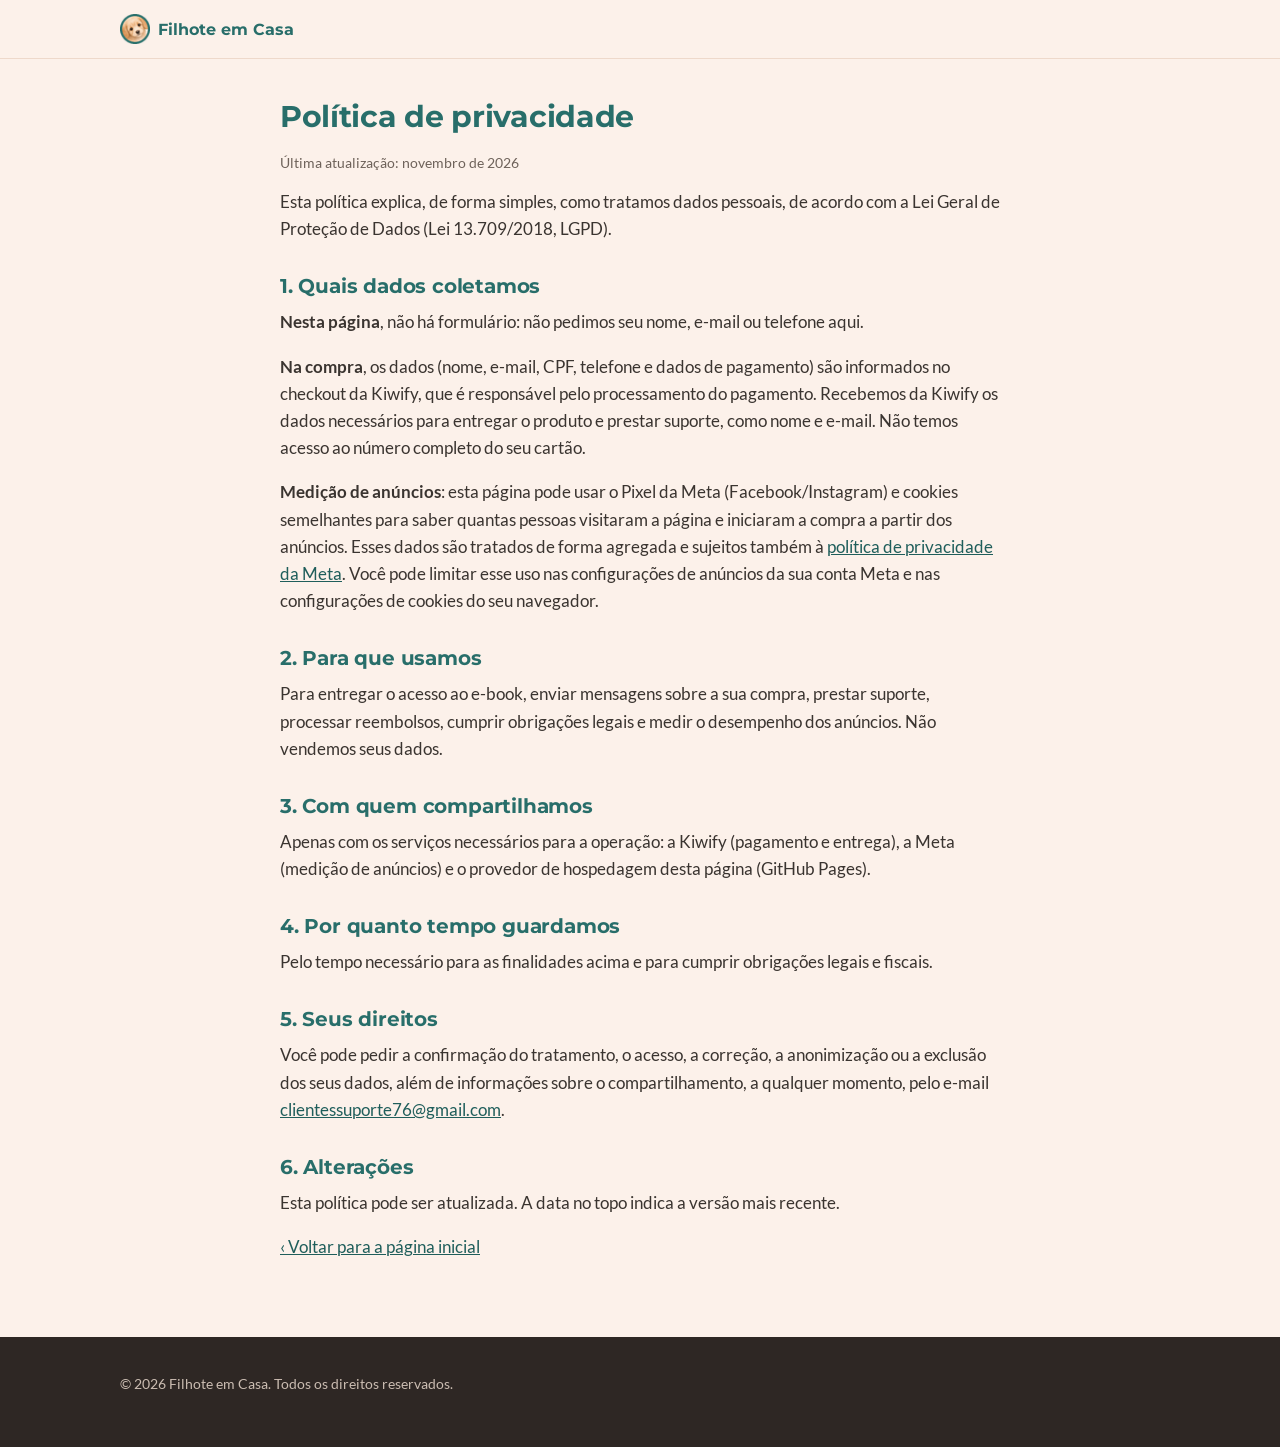
<file: site/privacidade.html>
<!doctype html>
<html lang="pt-BR"><head><meta charset="utf-8"><meta name="viewport" content="width=device-width,initial-scale=1">
<title>Política de privacidade | Filhote em Casa</title><meta name="robots" content="noindex">
<link rel="icon" type="image/png" sizes="32x32" href="assets/img/favicon-32.png"><link rel="stylesheet" href="assets/style.css">
<!-- Meta Pixel Code -->
<script>
!function(f,b,e,v,n,t,s)
{if(f.fbq)return;n=f.fbq=function(){n.callMethod?
n.callMethod.apply(n,arguments):n.queue.push(arguments)};
if(!f._fbq)f._fbq=n;n.push=n;n.loaded=!0;n.version='2.0';
n.queue=[];t=b.createElement(e);t.async=!0;
t.src=v;s=b.getElementsByTagName(e)[0];
s.parentNode.insertBefore(t,s)}(window, document,'script',
'https://connect.facebook.net/en_US/fbevents.js');
fbq('init', '40971381535794215');
fbq('track', 'PageView');
</script>
<noscript><img height="1" width="1" style="display:none"
src="https://www.facebook.com/tr?id=40971381535794215&ev=PageView&noscript=1"
/></noscript>
<!-- End Meta Pixel Code -->
</head>
<body>
<header class="topbar"><div class="wrap"><a class="brand" href="index.html"><img src="assets/img/favicon-32.png" width="30" height="30" alt="">Filhote em Casa</a></div></header>
<main class="wrap narrow legal">
<h1>Política de privacidade</h1>
<p class="muted small">Última atualização: novembro de 2026</p>
<p>Esta política explica, de forma simples, como tratamos dados pessoais, de acordo com a Lei Geral de Proteção de Dados (Lei 13.709/2018, LGPD).</p>
<h2>1. Quais dados coletamos</h2>
<p><strong>Nesta página</strong>, não há formulário: não pedimos seu nome, e-mail ou telefone aqui.</p>
<p><strong>Na compra</strong>, os dados (nome, e-mail, CPF, telefone e dados de pagamento) são informados no checkout da Kiwify, que é responsável pelo processamento do pagamento. Recebemos da Kiwify os dados necessários para entregar o produto e prestar suporte, como nome e e-mail. Não temos acesso ao número completo do seu cartão.</p>
<p><strong>Medição de anúncios</strong>: esta página pode usar o Pixel da Meta (Facebook/Instagram) e cookies semelhantes para saber quantas pessoas visitaram a página e iniciaram a compra a partir dos anúncios. Esses dados são tratados de forma agregada e sujeitos também à <a href="https://www.facebook.com/privacy/policy" rel="noopener" target="_blank">política de privacidade da Meta</a>. Você pode limitar esse uso nas configurações de anúncios da sua conta Meta e nas configurações de cookies do seu navegador.</p>
<h2>2. Para que usamos</h2>
<p>Para entregar o acesso ao e-book, enviar mensagens sobre a sua compra, prestar suporte, processar reembolsos, cumprir obrigações legais e medir o desempenho dos anúncios. Não vendemos seus dados.</p>
<h2>3. Com quem compartilhamos</h2>
<p>Apenas com os serviços necessários para a operação: a Kiwify (pagamento e entrega), a Meta (medição de anúncios) e o provedor de hospedagem desta página (GitHub Pages).</p>
<h2>4. Por quanto tempo guardamos</h2>
<p>Pelo tempo necessário para as finalidades acima e para cumprir obrigações legais e fiscais.</p>
<h2>5. Seus direitos</h2>
<p>Você pode pedir a confirmação do tratamento, o acesso, a correção, a anonimização ou a exclusão dos seus dados, além de informações sobre o compartilhamento, a qualquer momento, pelo e-mail <a href="mailto:clientessuporte76@gmail.com?subject=Privacidade%20-%20Filhote%20em%20Casa">clientessuporte76@gmail.com</a>.</p>
<h2>6. Alterações</h2>
<p>Esta política pode ser atualizada. A data no topo indica a versão mais recente.</p>
<!-- DADOS DO RESPONSÁVEL AQUI (nome ou razão social, CPF/CNPJ) -->
<p><a href="index.html">‹ Voltar para a página inicial</a></p>
</main>
<footer><div class="wrap"><p>© 2026 Filhote em Casa. Todos os direitos reservados.</p></div></footer>
</body></html>
</file>
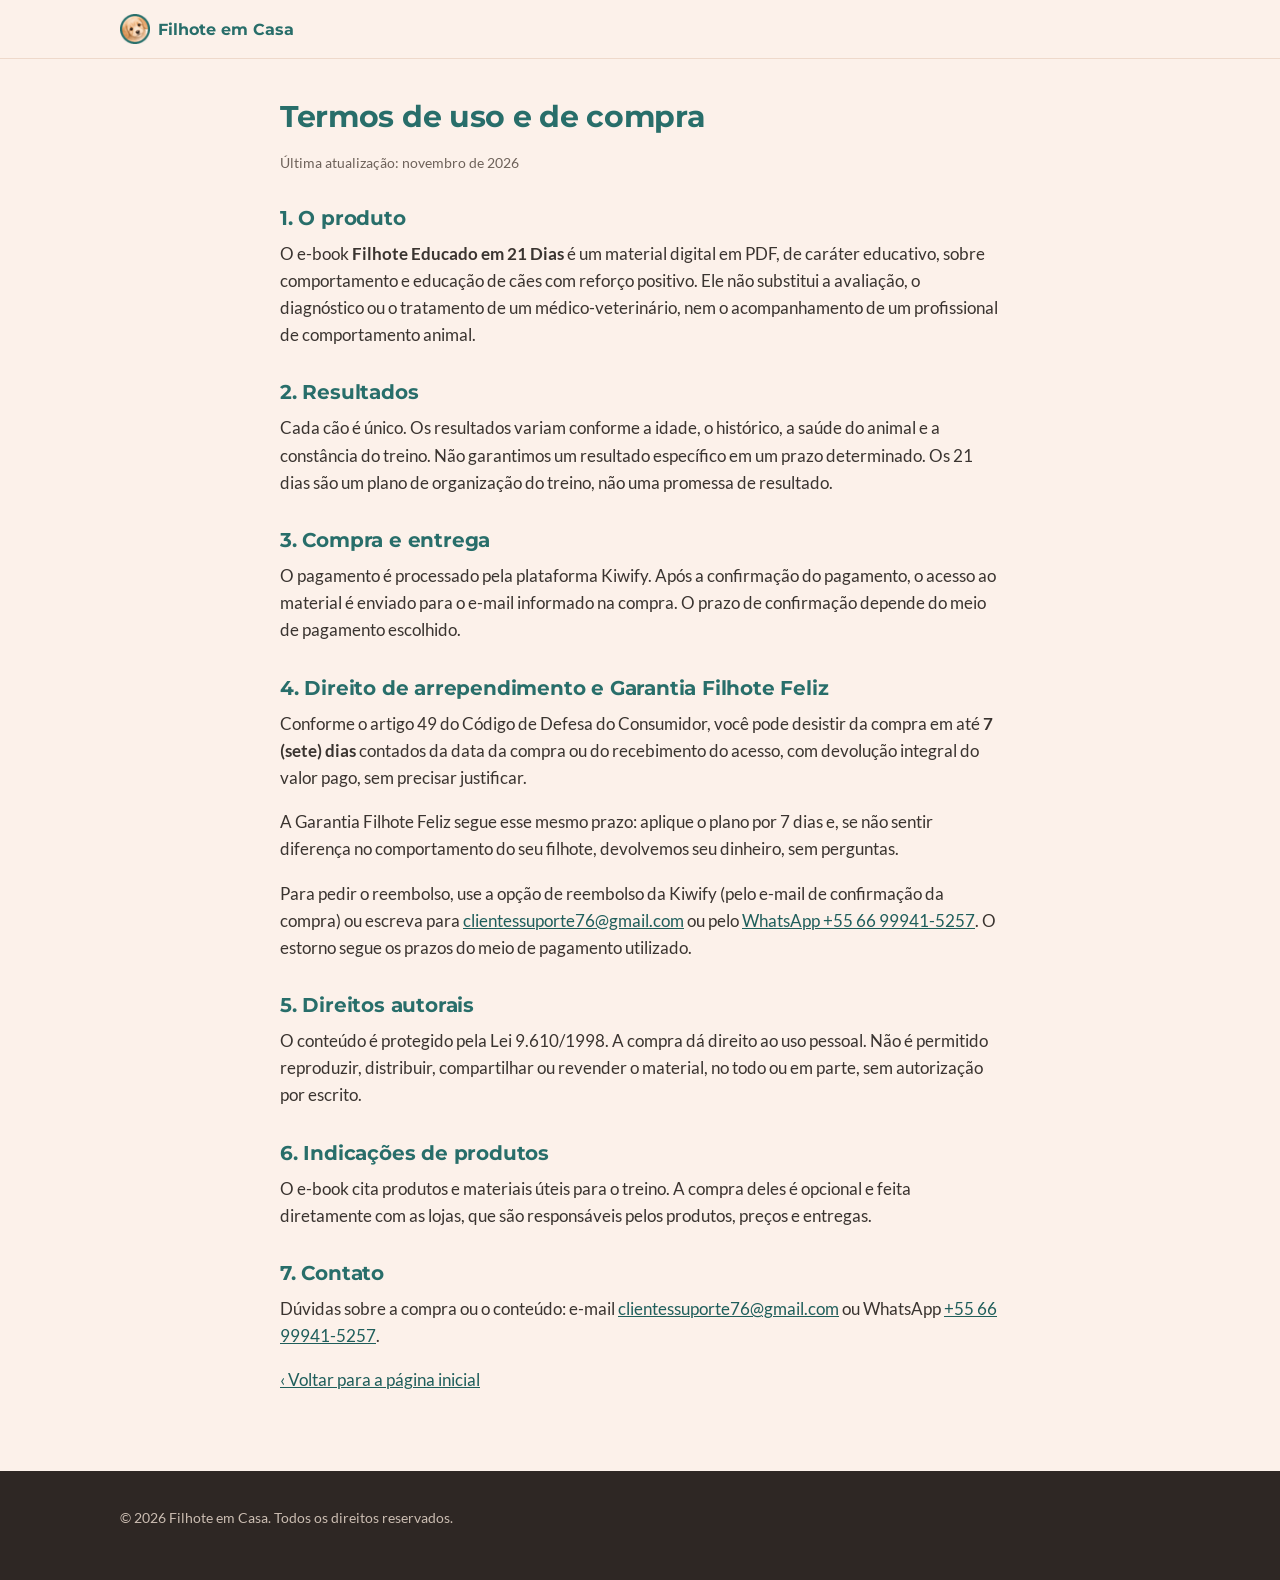
<file: site/terms.html>
<!doctype html>
<html lang="pt-BR"><head><meta charset="utf-8"><meta name="viewport" content="width=device-width,initial-scale=1">
<title>Termos de uso | Filhote em Casa</title><meta name="robots" content="noindex">
<link rel="icon" type="image/png" sizes="32x32" href="assets/img/favicon-32.png"><link rel="stylesheet" href="assets/style.css">
<!-- Meta Pixel Code -->
<script>
!function(f,b,e,v,n,t,s)
{if(f.fbq)return;n=f.fbq=function(){n.callMethod?
n.callMethod.apply(n,arguments):n.queue.push(arguments)};
if(!f._fbq)f._fbq=n;n.push=n;n.loaded=!0;n.version='2.0';
n.queue=[];t=b.createElement(e);t.async=!0;
t.src=v;s=b.getElementsByTagName(e)[0];
s.parentNode.insertBefore(t,s)}(window, document,'script',
'https://connect.facebook.net/en_US/fbevents.js');
fbq('init', '40971381535794215');
fbq('track', 'PageView');
</script>
<noscript><img height="1" width="1" style="display:none"
src="https://www.facebook.com/tr?id=40971381535794215&ev=PageView&noscript=1"
/></noscript>
<!-- End Meta Pixel Code -->
</head>
<body>
<header class="topbar"><div class="wrap"><a class="brand" href="index.html"><img src="assets/img/favicon-32.png" width="30" height="30" alt="">Filhote em Casa</a></div></header>
<main class="wrap narrow legal">
<h1>Termos de uso e de compra</h1>
<p class="muted small">Última atualização: novembro de 2026</p>
<h2>1. O produto</h2>
<p>O e-book <strong>Filhote Educado em 21 Dias</strong> é um material digital em PDF, de caráter educativo, sobre comportamento e educação de cães com reforço positivo. Ele não substitui a avaliação, o diagnóstico ou o tratamento de um médico-veterinário, nem o acompanhamento de um profissional de comportamento animal.</p>
<h2>2. Resultados</h2>
<p>Cada cão é único. Os resultados variam conforme a idade, o histórico, a saúde do animal e a constância do treino. Não garantimos um resultado específico em um prazo determinado. Os 21 dias são um plano de organização do treino, não uma promessa de resultado.</p>
<h2>3. Compra e entrega</h2>
<p>O pagamento é processado pela plataforma Kiwify. Após a confirmação do pagamento, o acesso ao material é enviado para o e-mail informado na compra. O prazo de confirmação depende do meio de pagamento escolhido.</p>
<h2>4. Direito de arrependimento e Garantia Filhote Feliz</h2>
<p>Conforme o artigo 49 do Código de Defesa do Consumidor, você pode desistir da compra em até <strong>7 (sete) dias</strong> contados da data da compra ou do recebimento do acesso, com devolução integral do valor pago, sem precisar justificar.</p>
<p>A Garantia Filhote Feliz segue esse mesmo prazo: aplique o plano por 7 dias e, se não sentir diferença no comportamento do seu filhote, devolvemos seu dinheiro, sem perguntas.</p>
<p>Para pedir o reembolso, use a opção de reembolso da Kiwify (pelo e-mail de confirmação da compra) ou escreva para <a href="mailto:clientessuporte76@gmail.com?subject=D%C3%BAvida%20-%20Filhote%20Educado%20em%2021%20Dias">clientessuporte76@gmail.com</a> ou pelo <a href="https://wa.me/5566999415257?text=Ol%C3%A1%21%20Tenho%20uma%20d%C3%BAvida%20sobre%20o%20e-book%20Filhote%20Educado%20em%2021%20Dias." target="_blank" rel="noopener">WhatsApp +55 66 99941-5257</a>. O estorno segue os prazos do meio de pagamento utilizado.</p>
<h2>5. Direitos autorais</h2>
<p>O conteúdo é protegido pela Lei 9.610/1998. A compra dá direito ao uso pessoal. Não é permitido reproduzir, distribuir, compartilhar ou revender o material, no todo ou em parte, sem autorização por escrito.</p>
<h2>6. Indicações de produtos</h2>
<p>O e-book cita produtos e materiais úteis para o treino. A compra deles é opcional e feita diretamente com as lojas, que são responsáveis pelos produtos, preços e entregas.</p>
<h2>7. Contato</h2>
<p>Dúvidas sobre a compra ou o conteúdo: e-mail <a href="mailto:clientessuporte76@gmail.com?subject=D%C3%BAvida%20-%20Filhote%20Educado%20em%2021%20Dias">clientessuporte76@gmail.com</a> ou WhatsApp <a href="https://wa.me/5566999415257?text=Ol%C3%A1%21%20Tenho%20uma%20d%C3%BAvida%20sobre%20o%20e-book%20Filhote%20Educado%20em%2021%20Dias." target="_blank" rel="noopener">+55 66 99941-5257</a>.</p>
<!-- DADOS DO RESPONSÁVEL AQUI (nome ou razão social, CPF/CNPJ, e-mail) -->
<p><a href="index.html">‹ Voltar para a página inicial</a></p>
</main>
<footer><div class="wrap"><p>© 2026 Filhote em Casa. Todos os direitos reservados.</p></div></footer>
</body></html>
</file>
<file: site/assets/style.css>
@font-face{font-family:"Montserrat";src:url(fonts/montserrat-700.woff2) format("woff2");font-weight:700;font-display:swap}
@font-face{font-family:"Lato";src:url(fonts/lato-regular.woff2) format("woff2");font-weight:400;font-display:swap}
@font-face{font-family:"Lato";src:url(fonts/lato-bold.woff2) format("woff2");font-weight:700;font-display:swap}
@font-face{font-family:"Lato";src:url(fonts/lato-italic.woff2) format("woff2");font-weight:400;font-style:italic;font-display:swap}
:root{--bg:#FCF1EA;--bg2:#F7E5D9;--card:#FFF9F5;--teal:#286E6A;--teal-d:#1F5E5B;--teal-l:#E3EFEC;--ink:#3A3430;--muted:#6E625A;--gold:#D9A441;--rose:#D99A9A;--line:#EED9CB;--r:18px;--sh:0 10px 30px -12px rgba(70,45,30,.25)}
*{box-sizing:border-box}
html{scroll-behavior:smooth;-webkit-text-size-adjust:100%}
body{margin:0;background:var(--bg);color:var(--ink);font:400 17px/1.6 "Lato",system-ui,-apple-system,"Segoe UI",Roboto,sans-serif}
img{max-width:100%;height:auto;display:block}
a{color:var(--teal-d)}
h1,h2,h3{font-family:"Montserrat","Lato",system-ui,sans-serif;font-weight:700;color:var(--teal);line-height:1.2;margin:0 0 .5em;letter-spacing:-.01em}
h1{font-size:clamp(1.85rem,6.4vw,3rem)}
h2{font-size:clamp(1.55rem,5vw,2.3rem)}
h3{font-size:1.15rem}
p{margin:0 0 1em}
.wrap{max-width:1080px;margin:0 auto;padding:0 20px}
.narrow{max-width:720px}
section{padding:56px 0}
.alt{background:var(--bg2)}
.center{text-align:center}
.eyebrow{display:inline-block;font:700 .78rem/1.2 "Montserrat",sans-serif;letter-spacing:.08em;text-transform:uppercase;color:var(--teal);background:var(--teal-l);padding:7px 12px;border-radius:99px;margin-bottom:14px}
.lead{font-size:1.12rem;color:var(--ink)}
.muted{color:var(--muted)}
.small{font-size:.9rem}
/* top bar */
.topbar{padding:14px 0;border-bottom:1px solid var(--line)}
.topbar .wrap{display:flex;align-items:center;justify-content:space-between;gap:12px}
.brand{display:flex;align-items:center;gap:8px;font:700 1rem "Montserrat",sans-serif;color:var(--teal);text-decoration:none}
.brand img{width:30px;height:30px}
.topbar .tag{font-size:.82rem;color:var(--muted)}
/* buttons */
.btn{display:inline-flex;align-items:center;justify-content:center;gap:8px;min-height:56px;padding:14px 28px;border-radius:14px;background:var(--teal-d);color:#fff;font:700 1.08rem/1.2 "Montserrat",sans-serif;text-decoration:none;box-shadow:0 8px 20px -8px rgba(31,94,91,.6);transition:transform .15s,background .15s;text-align:center}
.btn:hover{background:#174B49;transform:translateY(-1px)}
.btn:focus-visible{outline:3px solid var(--gold);outline-offset:3px}
.btn.block{display:flex;width:100%}
.btn .arrow{font-size:1.2em;line-height:1}
.micro{display:flex;flex-wrap:wrap;gap:6px 14px;margin-top:12px;font-size:.88rem;color:var(--muted)}
.micro span::before{content:"✓ ";color:var(--teal);font-weight:700}
/* hero */
.hero{padding:32px 0 48px}
.hero .grid{display:grid;gap:28px;align-items:center}
.hero h1 span{color:var(--teal-d);background:linear-gradient(transparent 62%,rgba(217,164,65,.35) 62%)}
.cover{position:relative;max-width:300px;margin:0 auto}
.cover img{border-radius:4px 10px 10px 4px;box-shadow:-2px 0 0 rgba(0,0,0,.06),0 24px 40px -14px rgba(70,45,30,.45),0 4px 10px rgba(70,45,30,.12)}
.cover::after{content:"";position:absolute;inset:0 auto 0 0;width:14px;border-radius:4px 0 0 4px;background:linear-gradient(90deg,rgba(0,0,0,.14),rgba(255,255,255,.18) 45%,rgba(0,0,0,0))}
.cover .badge{position:absolute;right:-14px;bottom:28px;background:var(--gold);color:#3A2A10;font:700 .82rem/1.15 "Montserrat",sans-serif;padding:10px 12px;border-radius:12px;box-shadow:var(--sh);text-align:center;transform:rotate(4deg)}
.chips{display:flex;flex-wrap:wrap;gap:8px;margin:18px 0 22px;padding:0;list-style:none}
.chips li{background:var(--card);border:1px solid var(--line);border-radius:99px;padding:6px 12px;font-size:.88rem;font-weight:700;color:var(--teal-d)}
/* problems */
.problems{display:grid;gap:10px;padding:0;margin:24px 0;list-style:none}
.problems li{display:flex;gap:12px;align-items:flex-start;background:var(--card);border:1px solid var(--line);border-radius:14px;padding:14px 16px;font-weight:700}
.problems li i{flex:none;width:28px;height:28px;border-radius:50%;background:var(--teal-l);color:var(--teal);display:grid;place-items:center;font-style:normal;font-size:.95rem}
.callout{background:var(--card);border-left:5px solid var(--teal);border-radius:12px;padding:18px 20px;margin:24px 0;box-shadow:var(--sh)}
.callout strong{color:var(--teal-d)}
.quote{font:700 clamp(1.2rem,4.4vw,1.6rem)/1.35 "Montserrat",sans-serif;color:var(--teal-d);margin:8px 0 0}
.split{display:grid;gap:28px;align-items:center}
.ilu{max-width:420px;margin:0 auto;mix-blend-mode:multiply}
/* compare */
.compare{display:grid;gap:14px;margin-top:24px}
.compare .col{border-radius:var(--r);padding:20px;border:1px solid var(--line)}
.compare .them{background:#F3E7DF}
.compare .us{background:var(--card);border:2px solid var(--teal);box-shadow:var(--sh)}
.compare h3{margin-bottom:10px}
.compare .them h3{color:var(--muted)}
.compare ul{margin:0;padding:0;list-style:none}
.compare li{padding:6px 0 6px 28px;position:relative}
.compare .them li::before{content:"–";position:absolute;left:6px;color:var(--muted);font-weight:700}
.compare .us li::before{content:"✓";position:absolute;left:4px;color:var(--teal);font-weight:700}
/* steps */
.steps{display:grid;gap:16px;counter-reset:s;margin-top:24px;padding:0;list-style:none}
.steps li{background:var(--card);border-radius:var(--r);padding:22px 20px 20px 74px;position:relative;box-shadow:var(--sh)}
.steps li::before{counter-increment:s;content:counter(s);position:absolute;left:20px;top:20px;width:40px;height:40px;border-radius:50%;background:var(--teal);color:#fff;font:700 1.15rem/40px "Montserrat",sans-serif;text-align:center}
.steps h3{margin-bottom:4px}
.steps p{margin:0;color:var(--muted)}
/* deliverables */
.items{display:grid;gap:18px;margin-top:28px}
.item{background:var(--card);border-radius:var(--r);padding:20px;box-shadow:var(--sh);display:grid;gap:16px;align-items:center}
.item .pg{max-width:220px;margin:0 auto;border-radius:6px;box-shadow:0 12px 26px -10px rgba(70,45,30,.4);border:1px solid var(--line);transform:rotate(-1.5deg)}
.item:nth-child(even) .pg{transform:rotate(1.5deg)}
.item .kicker{font:700 .75rem "Montserrat",sans-serif;letter-spacing:.08em;text-transform:uppercase;color:var(--gold);margin-bottom:4px}
.item h3{margin-bottom:6px}
.item p{margin:0;color:var(--muted)}
details.toc{margin-top:22px;background:var(--card);border-radius:14px;border:1px solid var(--line)}
details.toc summary{cursor:pointer;padding:16px 18px;font-weight:700;color:var(--teal-d)}
details.toc ol{margin:0;padding:0 18px 18px 40px;columns:1}
details.toc li{padding:3px 0}
/* plan */
.weeks{display:grid;gap:16px;margin-top:24px}
.week{background:var(--card);border-radius:var(--r);padding:20px;box-shadow:var(--sh);border-top:6px solid var(--teal)}
.week:nth-child(2){border-top-color:var(--gold)}
.week:nth-child(3){border-top-color:var(--rose)}
.week .wk{font:700 .78rem "Montserrat",sans-serif;letter-spacing:.08em;text-transform:uppercase;color:var(--muted)}
.week h3{margin:4px 0 10px}
.week ul{margin:0 0 12px;padding:0;list-style:none}
.week li{padding:4px 0 4px 26px;position:relative;font-size:.97rem}
.week li::before{content:"☐";position:absolute;left:0;color:var(--teal)}
.week .goal{margin:0;padding-top:10px;border-top:1px dashed var(--line);font-size:.93rem}
.week .goal b{color:var(--teal-d)}
/* method */
.pillars{display:grid;gap:12px;margin:20px 0 0;padding:0;list-style:none}
.pillars li{background:var(--card);border-radius:14px;padding:14px 16px;border:1px solid var(--line)}
.pillars b{color:var(--teal-d);display:block}
/* fit */
.fit{display:grid;gap:16px;margin-top:24px}
.fit .box{border-radius:var(--r);padding:22px;background:var(--card);box-shadow:var(--sh)}
.fit ul{margin:0;padding:0;list-style:none}
.fit li{padding:7px 0 7px 30px;position:relative}
.fit .yes li::before{content:"✓";position:absolute;left:4px;color:var(--teal);font-weight:700}
.fit .no h3{color:#9A5B5B}
.fit .no li::before{content:"✕";position:absolute;left:4px;color:#B87070;font-weight:700}
/* guarantee */
.guarantee{display:grid;gap:22px;align-items:center;background:var(--card);border:2px dashed var(--teal);border-radius:24px;padding:28px 22px}
.seal{width:150px;height:150px;margin:0 auto;border-radius:50%;background:var(--teal);color:#fff;display:grid;place-items:center;text-align:center;font:700 .85rem/1.2 "Montserrat",sans-serif;box-shadow:0 0 0 8px var(--teal-l),var(--sh)}
.seal b{display:block;font-size:2.6rem;line-height:1}
.guarantee p{margin:0 0 .6em}
/* offer */
.offer{background:var(--card);border-radius:24px;box-shadow:0 24px 50px -20px rgba(70,45,30,.45);padding:28px 22px;max-width:560px;margin:0 auto;border:2px solid var(--teal)}
.offer .cov{width:140px;margin:0 auto 14px}
.offer ul{list-style:none;padding:0;margin:16px 0}
.offer li{padding:8px 0 8px 30px;border-bottom:1px solid var(--line);position:relative}
.offer li::before{content:"✓";position:absolute;left:4px;color:var(--teal);font-weight:700}
.price{text-align:center;margin:20px 0 16px}
.price .val{font:700 3.2rem/1 "Montserrat",sans-serif;color:var(--teal-d)}
.price .val small{font-size:1.2rem;vertical-align:top;margin-right:4px}
.price .note{display:block;color:var(--muted);font-size:.95rem;margin-top:6px}
.bump{display:flex;gap:14px;align-items:center;margin-top:18px;padding:14px;border-radius:14px;background:#FBEFE6;border:1px solid var(--line);font-size:.93rem}
.bump img{width:64px;flex:none;border-radius:3px;box-shadow:0 6px 12px -6px rgba(70,45,30,.4)}
.secure{display:flex;justify-content:center;flex-wrap:wrap;gap:6px 14px;margin-top:12px;font-size:.85rem;color:var(--muted)}
/* faq */
.faq{margin-top:24px}
.faq details{background:var(--card);border-radius:14px;margin-bottom:10px;border:1px solid var(--line)}
.faq summary{list-style:none;cursor:pointer;padding:18px 48px 18px 18px;font-weight:700;color:var(--teal-d);position:relative}
.faq summary::-webkit-details-marker{display:none}
.faq summary::after{content:"+";position:absolute;right:18px;top:50%;transform:translateY(-50%);font:700 1.4rem "Montserrat",sans-serif;color:var(--teal)}
.faq details[open] summary::after{content:"–"}
.faq details p{padding:0 18px 4px;margin:0 0 14px;color:var(--ink)}
/* final */
.final{padding-bottom:110px}
/* footer */
footer{background:#2E2724;color:#E8DCD3;padding:36px 0 110px;font-size:.88rem}
footer a{color:#F3D9C7}
footer .links{display:flex;flex-wrap:wrap;gap:8px 18px;margin:10px 0 16px}
footer p{margin:0 0 .8em;color:#CBBDB2}
/* sticky */
.sticky{position:fixed;left:0;right:0;bottom:0;z-index:50;background:rgba(255,249,245,.97);border-top:1px solid var(--line);box-shadow:0 -8px 24px -12px rgba(70,45,30,.35);padding:10px 14px calc(10px + env(safe-area-inset-bottom));display:flex;align-items:center;gap:12px;transform:translateY(110%);transition:transform .25s}
.sticky.show{transform:none}
.sticky .p{line-height:1.15;font-size:.8rem;color:var(--muted);white-space:nowrap}
.sticky .p b{display:block;font:700 1.25rem "Montserrat",sans-serif;color:var(--teal-d)}
.sticky .btn{flex:1;min-height:50px;padding:10px 14px;font-size:1rem}
/* legal pages */
.legal{padding:40px 0 60px}
.legal h1{font-size:1.9rem}
.legal h2{font-size:1.25rem;margin-top:1.6em}
/* desktop */
@media (min-width:760px){
  section{padding:80px 0}
  .hero{padding:56px 0 72px}
  .hero .grid{grid-template-columns:1.15fr .85fr;gap:48px}
  .cover{max-width:360px}
  .problems{grid-template-columns:1fr 1fr}
  .split{grid-template-columns:1fr 1fr;gap:48px}
  .split.rev .ilu{order:2}
  .compare{grid-template-columns:1fr 1fr}
  .steps{grid-template-columns:repeat(3,1fr)}
  .steps li{padding:76px 22px 22px}
  .items{grid-template-columns:1fr 1fr}
  .item{grid-template-columns:170px 1fr}
  .item .pg{max-width:170px}
  .item.wide{grid-column:1/-1;grid-template-columns:220px 1fr}
  .item.wide .pg{max-width:220px}
  details.toc ol{columns:2;column-gap:32px}
  .weeks{grid-template-columns:repeat(3,1fr)}
  .pillars{grid-template-columns:1fr 1fr}
  .fit{grid-template-columns:1fr 1fr}
  .guarantee{grid-template-columns:180px 1fr;padding:36px 40px}
  .offer{padding:36px 40px}
  .sticky{display:none}
  .final,footer{padding-bottom:40px}
}
@media (prefers-reduced-motion:reduce){html{scroll-behavior:auto}.btn,.sticky{transition:none}}
/* quiz chips */
.quiz{display:flex;flex-wrap:wrap;justify-content:center;gap:10px;margin-top:20px}
.quiz a{display:inline-flex;align-items:center;min-height:46px;padding:10px 16px;border-radius:99px;background:var(--card);border:2px solid var(--line);color:var(--ink);font-weight:700;font-size:.95rem;text-decoration:none;transition:border-color .15s,background .15s}
.quiz a:hover,.quiz a:focus-visible{border-color:var(--teal);background:var(--teal-l);outline:none}
/* solutions */
.sol{display:grid;gap:14px;margin-top:24px}
.sol article{background:var(--card);border-radius:var(--r);padding:20px;border:1px solid var(--line);scroll-margin-top:16px}
.sol article:target{border:2px solid var(--teal);box-shadow:0 0 0 6px var(--teal-l),var(--sh)}
.sol h3{margin-bottom:8px}
.sol p{margin:0 0 10px;font-size:.97rem}
.sol small{display:inline-block;font-weight:700;color:var(--teal-d);background:var(--teal-l);border-radius:8px;padding:4px 10px;font-size:.8rem}
/* objections */
.objs{display:grid;gap:14px;margin-top:24px}
.objs>div{background:var(--card);border-radius:var(--r);padding:20px;box-shadow:var(--sh)}
.objs h3{margin-bottom:6px}
.objs p{margin:0;color:var(--ink)}
@media (min-width:760px){.sol{grid-template-columns:1fr 1fr}.objs{grid-template-columns:1fr 1fr}}
.split>*,.hero .grid>*,.items>*,.item>*{min-width:0}
.ilu{width:100%}
body{overflow-x:hidden}
/* nav */
.nav{display:flex;gap:6px;align-items:center}
.nav a{font:700 .85rem "Montserrat",sans-serif;color:var(--teal-d);text-decoration:none;padding:8px 10px;border-radius:10px}
.nav a:hover{background:var(--teal-l)}
.nav .nav-sup{background:var(--teal-l)}
/* support */
#suporte{padding-top:24px}
.support{background:var(--card);border-radius:24px;padding:28px 22px;box-shadow:var(--sh);border:1px solid var(--line);text-align:center;scroll-margin-top:12px}
.support h2{font-size:1.6rem}
.support-actions{display:flex;flex-direction:column;align-items:center;gap:12px;margin-top:8px}
.btn-wa{display:inline-flex;align-items:center;justify-content:center;gap:10px;min-height:54px;padding:12px 26px;border-radius:14px;background:#25D366;color:#073B1E;font:700 1.05rem "Montserrat",sans-serif;text-decoration:none;box-shadow:0 8px 20px -8px rgba(37,211,102,.7);width:100%;max-width:340px}
.btn-wa:hover{background:#1FBE5B}
.support .mail{font-weight:700;color:var(--teal-d);word-break:break-all}
.wa-float{position:fixed;right:16px;bottom:18px;z-index:60;width:56px;height:56px;border-radius:50%;background:#25D366;color:#fff;display:grid;place-items:center;box-shadow:0 8px 22px -6px rgba(0,0,0,.35);transition:bottom .25s}
.wa-float:focus-visible{outline:3px solid var(--gold);outline-offset:3px}
body.bar-on .wa-float{bottom:calc(84px + env(safe-area-inset-bottom))}
@media (min-width:760px){.support-actions{flex-direction:row;justify-content:center;gap:24px}.btn-wa{width:auto}body.bar-on .wa-float{bottom:18px}}
.brand{white-space:nowrap}
@media (max-width:420px){.nav a{padding:7px 8px;font-size:.8rem}.brand{font-size:.95rem}}
</file>
